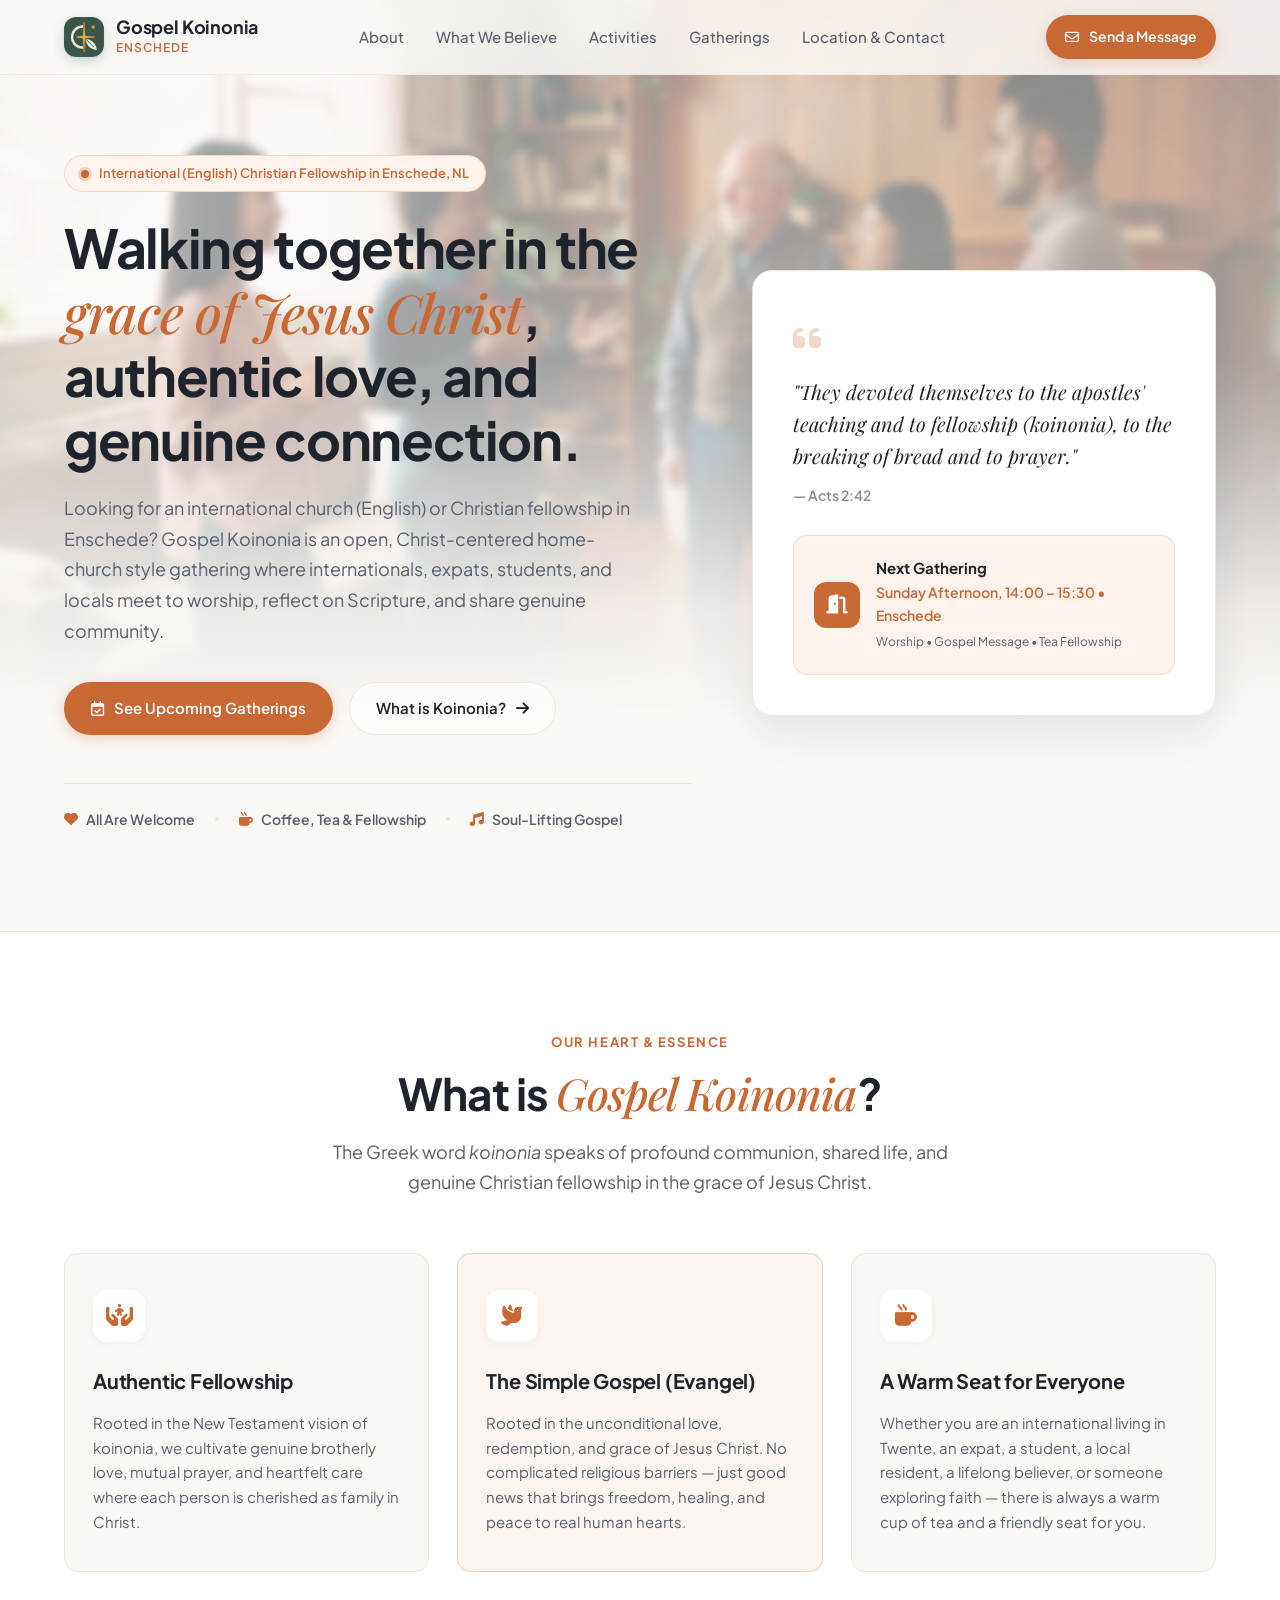
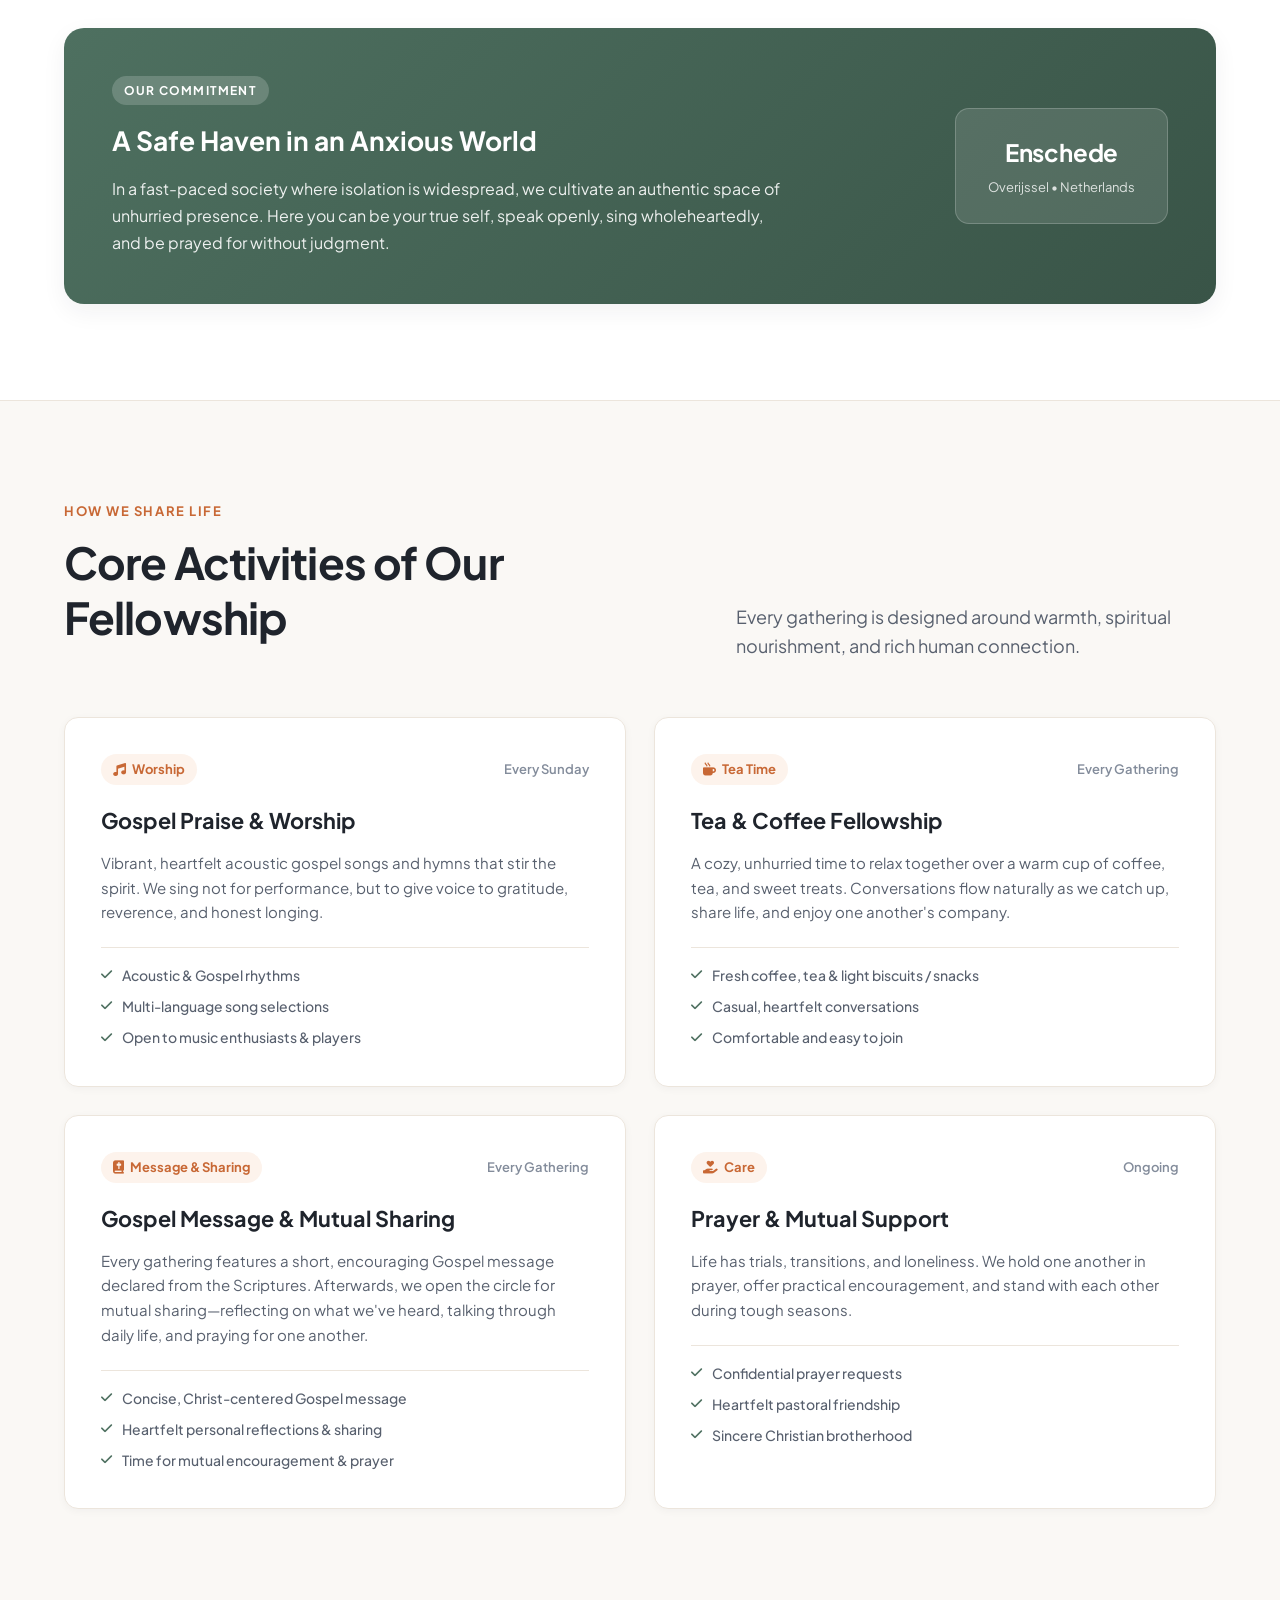
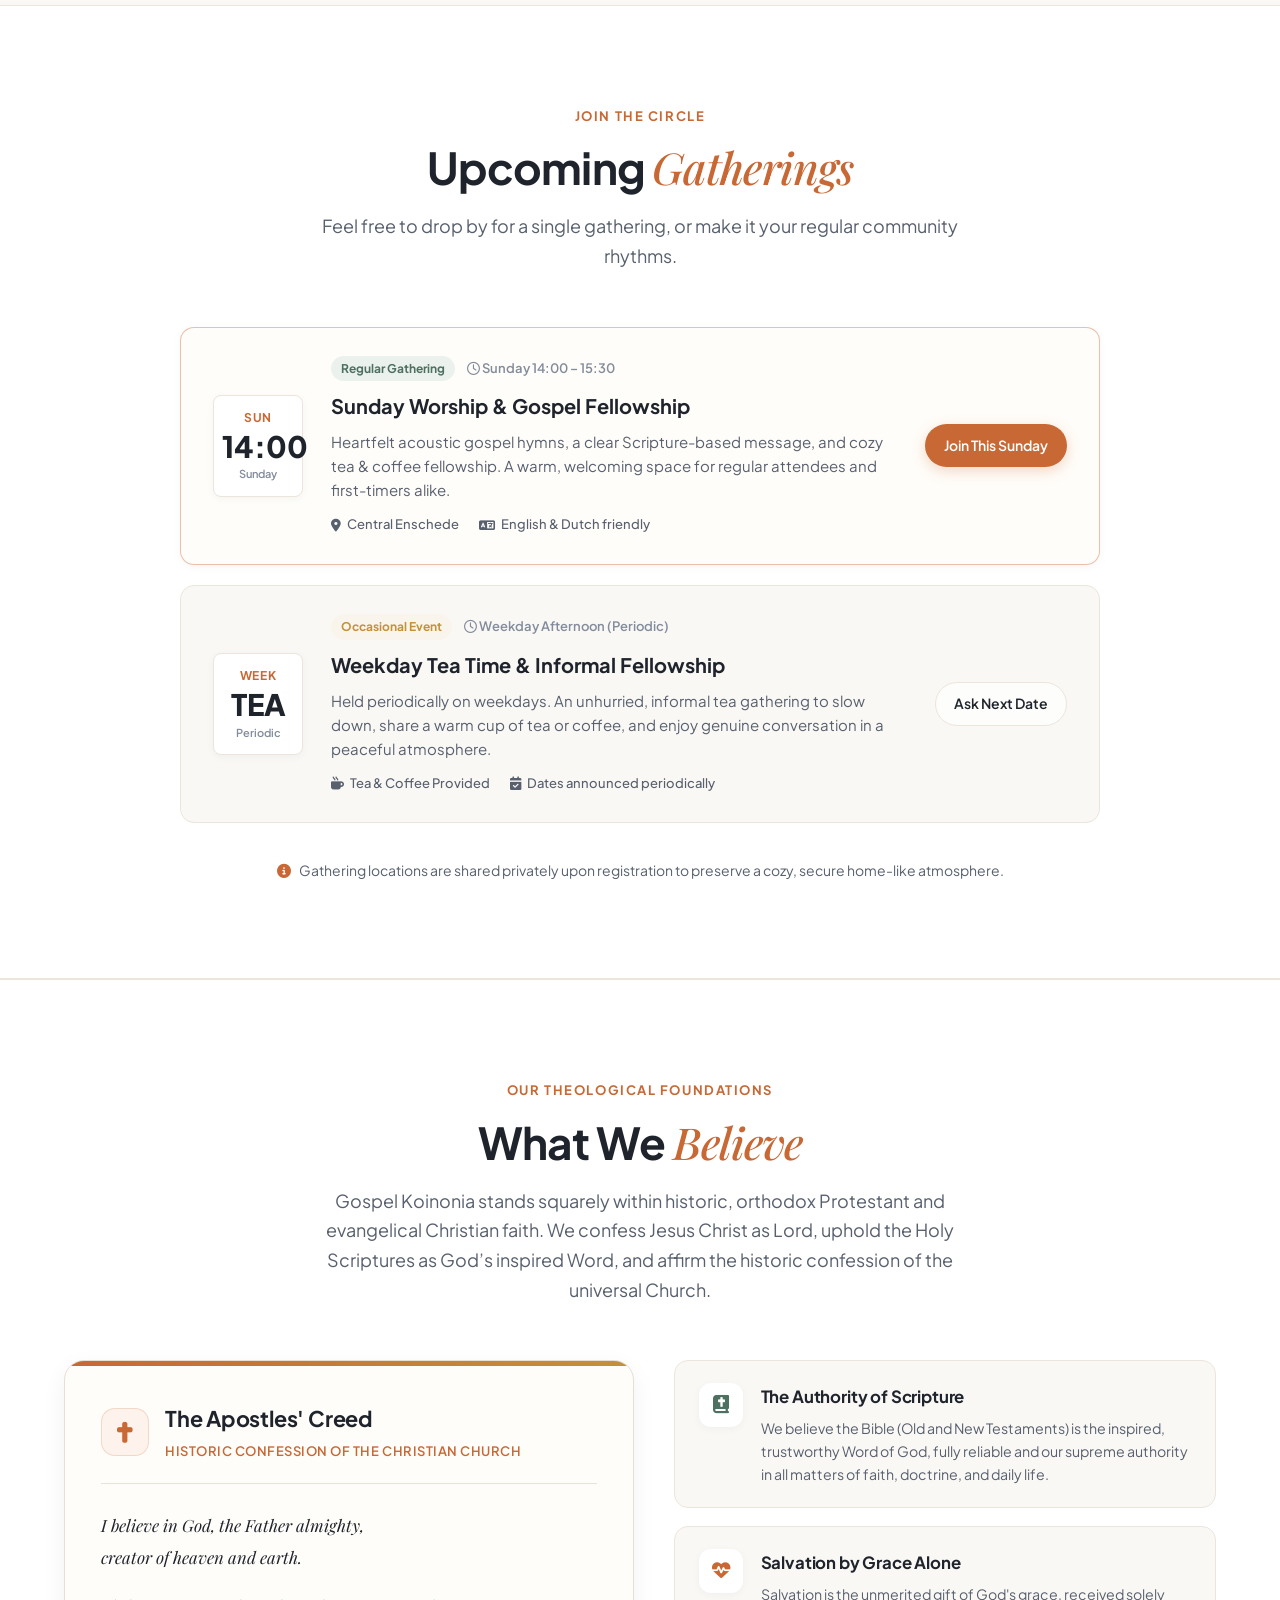
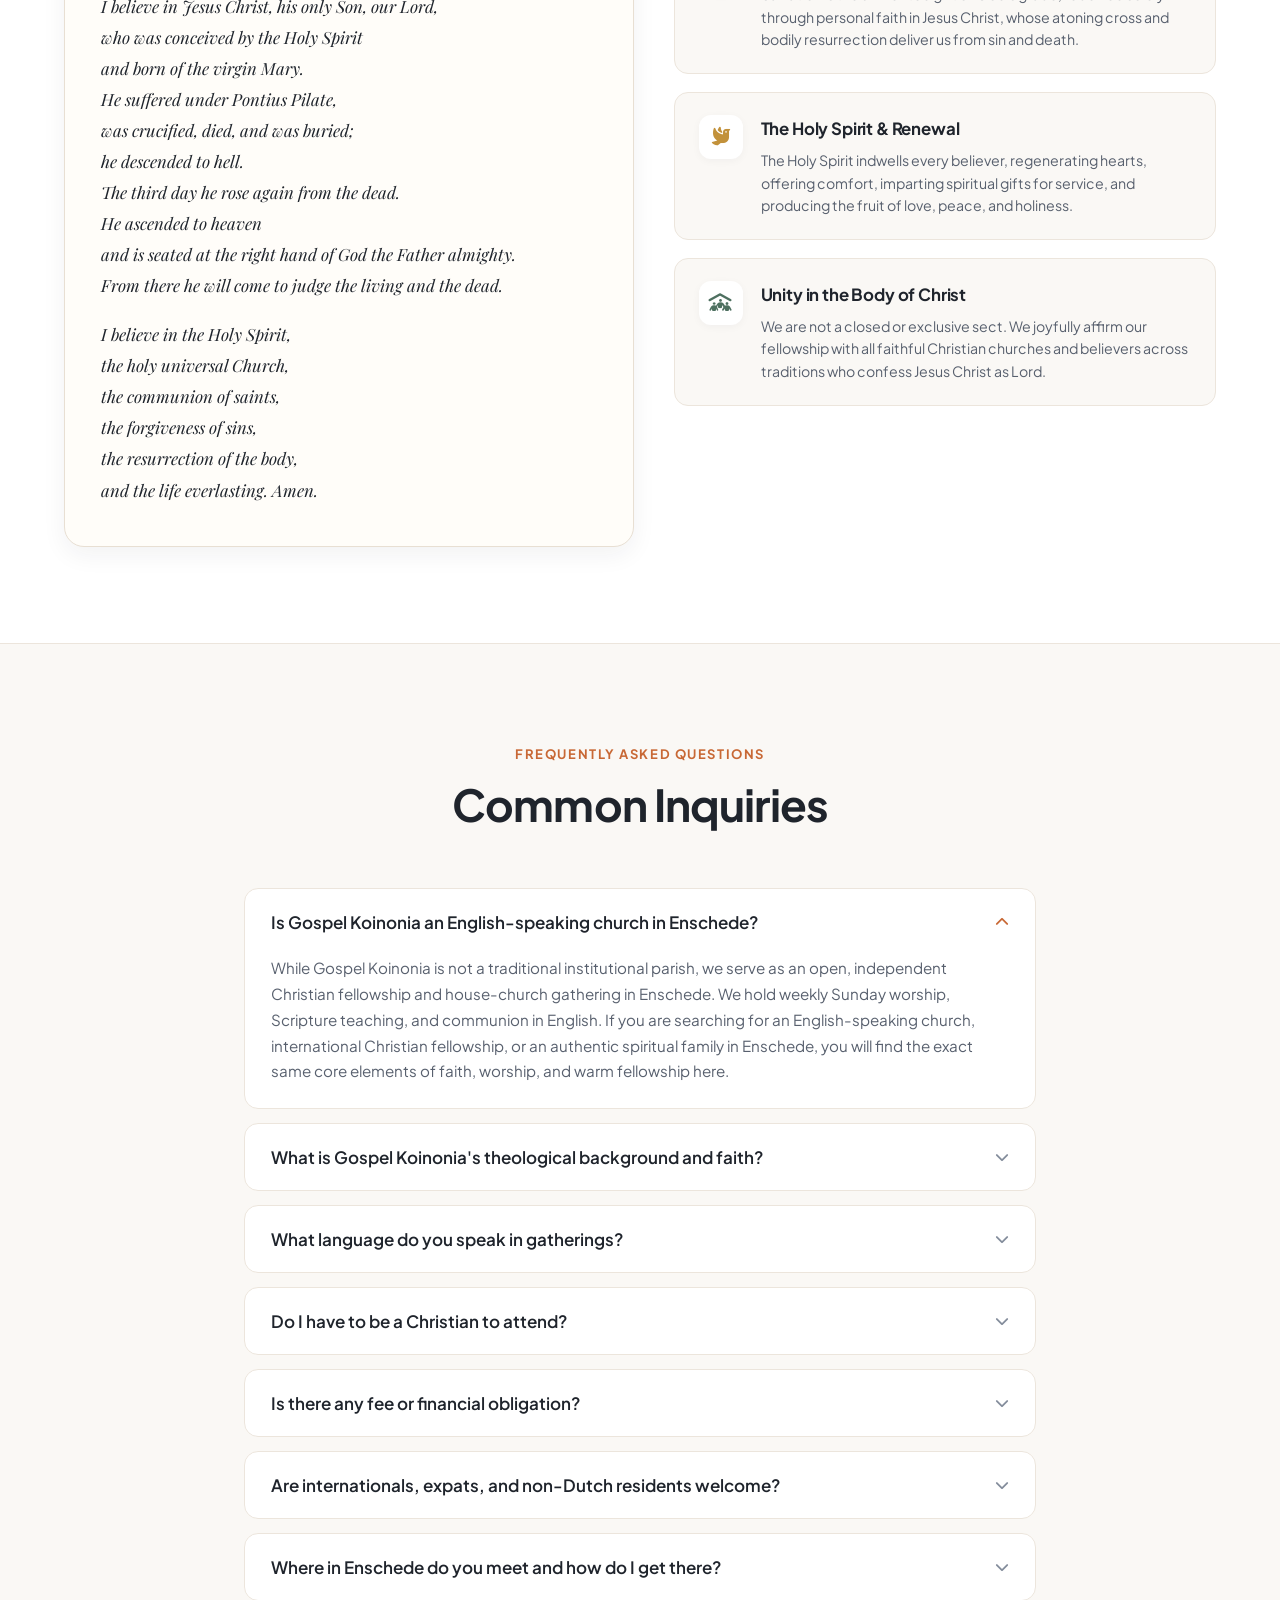
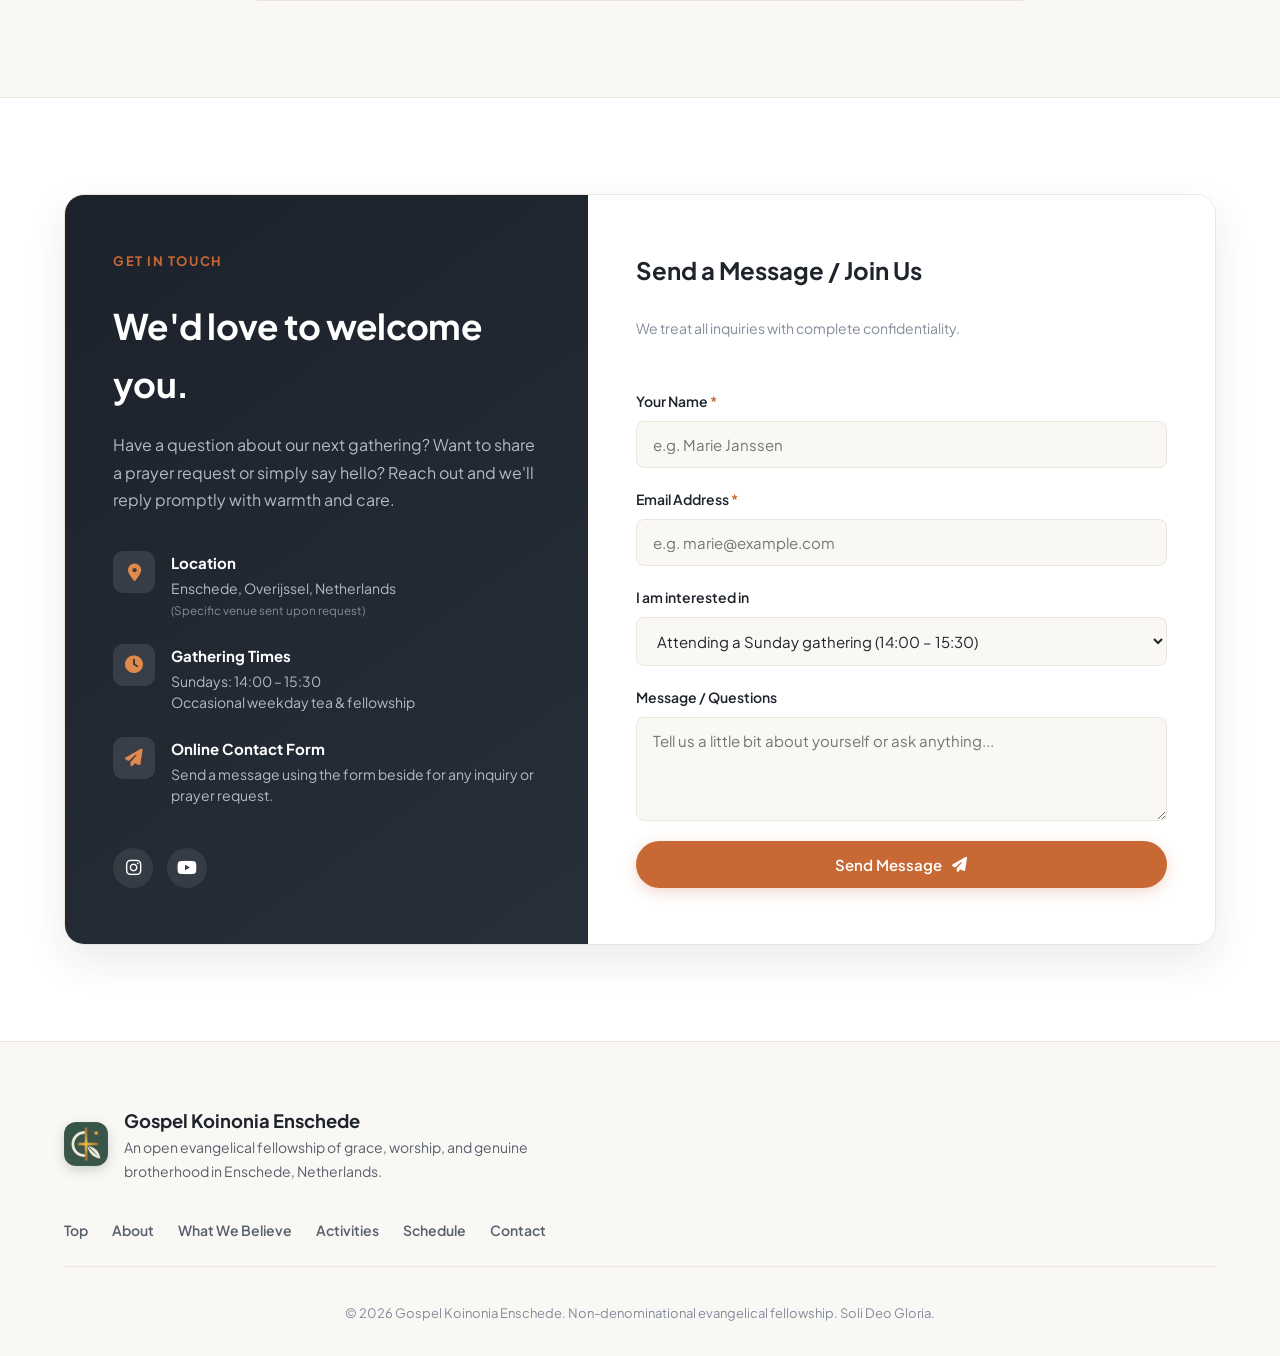
<file: index.html>
<!DOCTYPE html>
<html lang="en">
<head>
  <meta charset="UTF-8">
  <meta name="viewport" content="width=device-width, initial-scale=1.0">
  <title>Gospel Koinonia Enschede | International (English) Christian Fellowship & Home Church</title>
  <meta name="description" content="Looking for an international church (English) or Christian fellowship in Enschede? Gospel Koinonia is an open, Christ-centered home-church style gathering on Sundays (14:00–15:30). Internationals, expats, students, and locals welcome.">
  <meta name="keywords" content="international church Enschede, English church Enschede, Christian fellowship Enschede, home church Enschede, house church Enschede, University of Twente church, Bible study Enschede, Gospel Koinonia, Protestant fellowship Overijssel, Sunday gathering Enschede">
  <meta name="author" content="Gospel Koinonia Enschede">

  <!-- Local SEO & Geo Targeting -->
  <meta name="geo.region" content="NL-OV">
  <meta name="geo.placename" content="Enschede">
  <meta name="geo.position" content="52.2215;6.8937">
  <meta name="ICBM" content="52.2215, 6.8937">

  <link rel="canonical" href="https://gospelkoinonia.com/">

  <!-- Open Graph / Social Sharing -->
  <meta property="og:title" content="Gospel Koinonia Enschede | International (English) Christian Fellowship & Home Church">
  <meta property="og:description" content="Looking for an international church (English) or Christian fellowship in Enschede? Gospel Koinonia is an open, Christ-centered home-church style gathering on Sundays (14:00–15:30).">
  <meta property="og:type" content="website">
  <meta property="og:url" content="https://gospelkoinonia.com/">
  <meta property="og:image" content="https://gospelkoinonia.com/logo.png">
  <meta property="og:locale" content="en_US">
  <meta property="og:site_name" content="Gospel Koinonia Enschede">

  <!-- Google Fonts -->
  <link rel="preconnect" href="https://fonts.googleapis.com">
  <link rel="preconnect" href="https://fonts.gstatic.com" crossorigin>
  <link href="https://fonts.googleapis.com/css2?family=Plus+Jakarta+Sans:wght@300;400;500;600;700&family=Playfair+Display:ital,wght@0,500;0,600;0,700;1,400&display=swap" rel="stylesheet">

  <!-- Font Awesome Icons -->
  <link rel="stylesheet" href="https://cdnjs.cloudflare.com/ajax/libs/font-awesome/6.5.1/css/all.min.css">

  <!-- Favicon & App Icons -->
  <link rel="icon" href="favicon.ico" sizes="any">
  <link rel="icon" type="image/png" sizes="64x64" href="favicon.png">
  <link rel="icon" type="image/svg+xml" href="favicon.svg">
  <link rel="apple-touch-icon" sizes="180x180" href="apple-touch-icon.png">

  <link rel="stylesheet" href="style.css">

  <!-- Schema.org JSON-LD Structured Data for Local Search & Church/Fellowship Discovery -->
  <script type="application/ld+json">
  {
    "@context": "https://schema.org",
    "@graph": [
      {
        "@type": ["Church", "PlaceOfWorship", "CommunityOrganization"],
        "@id": "https://gospelkoinonia.com/#organization",
        "url": "https://gospelkoinonia.com/",
        "logo": "https://gospelkoinonia.com/logo.png",
        "name": "Gospel Koinonia Enschede",
        "alternateName": [
          "Gospel Koinonia",
          "International Church Enschede",
          "English Church Enschede",
          "International Church Gathering Enschede",
          "Enschede Christian Fellowship",
          "International Christian Fellowship Enschede",
          "Home Church Enschede",
          "House Church Enschede"
        ],
        "description": "Looking for an international church (English) or Christian fellowship in Enschede? Gospel Koinonia is an open, Christ-centered home-church style gathering where internationals, expats, students, and locals meet to worship, reflect on Scripture, and share genuine community.",
        "areaServed": {
          "@type": "City",
          "name": "Enschede",
          "sameAs": "https://en.wikipedia.org/wiki/Enschede"
        },
        "address": {
          "@type": "PostalAddress",
          "addressLocality": "Enschede",
          "addressRegion": "Overijssel",
          "addressCountry": "NL"
        },
        "contactPoint": {
          "@type": "ContactPoint",
          "url": "https://gospelkoinonia.com/#contact",
          "contactType": "General Inquiry & Fellowship",
          "availableLanguage": ["English", "Dutch", "Japanese"]
        }
      },
      {
        "@type": "Event",
        "@id": "https://gospelkoinonia.com/#sunday-gathering",
        "url": "https://gospelkoinonia.com/#schedule",
        "name": "Sunday Worship & Gospel Fellowship",
        "description": "Weekly English Christian gathering in Enschede with acoustic worship, a short Gospel message, and tea & coffee fellowship. A welcoming community for anyone looking for an English-speaking church or fellowship.",
        "eventStatus": "https://schema.org/EventScheduled",
        "eventAttendanceMode": "https://schema.org/OfflineEventAttendanceMode",
        "isAccessibleForFree": true,
        "inLanguage": "en",
        "organizer": {
          "@id": "https://gospelkoinonia.com/#organization"
        },
        "location": {
          "@type": ["Place", "Church"],
          "name": "Gospel Koinonia Fellowship Space",
          "address": {
            "@type": "PostalAddress",
            "addressLocality": "Enschede",
            "addressRegion": "Overijssel",
            "addressCountry": "NL"
          }
        },
        "eventSchedule": {
          "@type": "Schedule",
          "repeatFrequency": "P1W",
          "byDay": "https://schema.org/Sunday",
          "startTime": "14:00",
          "endTime": "15:30"
        }
      }
    ]
  }
  </script>
</head>
<body>

  <!-- Ambient Fixed Top Background Layer -->
  <div class="fixed-ambient-bg" aria-hidden="true">
    <div class="ambient-image-layer"></div>
    <div class="ambient-gradient-overlay"></div>
  </div>

  <!-- Navigation -->
  <header class="site-header" id="header">
    <div class="header-container">
      <a href="#hero" class="brand-logo">
        <img src="logo.png" class="logo-symbol-svg" width="40" height="40" alt="Gospel Koinonia Logo">
        <div class="logo-text">
          <span class="logo-title">Gospel Koinonia</span>
          <span class="logo-sub">Enschede</span>
        </div>
      </a>

      <!-- Desktop Nav -->
      <nav class="desktop-nav" aria-label="Main Navigation">
        <a href="#about" class="nav-link">About</a>
        <a href="#faith" class="nav-link">What We Believe</a>
        <a href="#activities" class="nav-link">Activities</a>
        <a href="#schedule" class="nav-link">Gatherings</a>
        <a href="#contact" class="nav-link">Location & Contact</a>
      </nav>

      <div class="header-actions">
        <a href="#contact" class="btn btn-primary btn-sm">
          <i class="fa-regular fa-envelope"></i> Send a Message
        </a>
        <button class="mobile-menu-btn" id="mobileMenuBtn" aria-label="Toggle Navigation Menu">
          <span class="hamburger-bar"></span>
          <span class="hamburger-bar"></span>
          <span class="hamburger-bar"></span>
        </button>
      </div>
    </div>

    <!-- Mobile Drawer Nav -->
    <div class="mobile-drawer" id="mobileDrawer">
      <div class="mobile-drawer-content">
        <a href="#about" class="mobile-link">About</a>
        <a href="#faith" class="mobile-link">What We Believe</a>
        <a href="#activities" class="mobile-link">Activities</a>
        <a href="#schedule" class="mobile-link">Gatherings</a>
        <a href="#contact" class="mobile-link">Location & Contact</a>
        <div class="mobile-drawer-footer">
          <a href="#contact" class="btn btn-primary btn-block">
            <i class="fa-regular fa-envelope"></i> Send a Message
          </a>
        </div>
      </div>
    </div>
  </header>

  <main>
    <!-- Hero Section -->
    <section class="hero-section" id="hero">
      <div class="hero-backdrop-glow"></div>
      <div class="container hero-container">
        <div class="hero-content">
          <div class="hero-badge">
            <span class="badge-dot"></span>
            <span>International (English) Christian Fellowship in Enschede, NL</span>
          </div>
          <h1 class="hero-title">
            Walking together in the <span class="serif-italic text-accent">grace of Jesus Christ</span>, authentic love, and genuine connection.
          </h1>
          <p class="hero-lead">
            Looking for an international church (English) or Christian fellowship in Enschede? Gospel Koinonia is an open, Christ-centered home-church style gathering where internationals, expats, students, and locals meet to worship, reflect on Scripture, and share genuine community.
          </p>

          <div class="hero-cta-group">
            <a href="#schedule" class="btn btn-primary">
              <i class="fa-regular fa-calendar-check"></i> See Upcoming Gatherings
            </a>
            <a href="#about" class="btn btn-outline">
              What is Koinonia? <i class="fa-solid fa-arrow-right"></i>
            </a>
          </div>

          <div class="hero-trust-bar">
            <div class="trust-item">
              <i class="fa-solid fa-heart"></i>
              <span>All Are Welcome</span>
            </div>
            <div class="trust-divider"></div>
            <div class="trust-item">
              <i class="fa-solid fa-mug-hot"></i>
              <span>Coffee, Tea & Fellowship</span>
            </div>
            <div class="trust-divider"></div>
            <div class="trust-item">
              <i class="fa-solid fa-music"></i>
              <span>Soul-Lifting Gospel</span>
            </div>
          </div>
        </div>

        <div class="hero-card-side">
          <div class="glass-feature-card">
            <div class="card-quote-icon"><i class="fa-solid fa-quote-left"></i></div>
            <p class="card-quote">
              "They devoted themselves to the apostles' teaching and to fellowship (koinonia), to the breaking of bread and to prayer."
            </p>
            <span class="card-source">— Acts 2:42</span>

            <div class="card-highlight-box">
              <div class="highlight-icon"><i class="fa-solid fa-door-open"></i></div>
              <div class="highlight-info">
                <h4>Next Gathering</h4>
                <p>Sunday Afternoon, 14:00 – 15:30 • Enschede</p>
                <small>Worship • Gospel Message • Tea Fellowship</small>
              </div>
            </div>
          </div>
        </div>
      </div>
    </section>

    <!-- About Section -->
    <section class="section about-section" id="about">
      <div class="container">
        <div class="section-header text-center">
          <span class="sub-heading">OUR HEART & ESSENCE</span>
          <h2 class="section-title">What is <span class="serif-italic text-accent">Gospel Koinonia</span>?</h2>
          <p class="section-desc">
            The Greek word <em>koinonia</em> speaks of profound communion, shared life, and genuine Christian fellowship in the grace of Jesus Christ.
          </p>
        </div>

        <div class="grid-3 about-grid">
          <div class="about-card">
            <div class="icon-circle">
              <i class="fa-solid fa-hands-holding-child"></i>
            </div>
            <h3>Authentic Fellowship</h3>
            <p>
              Rooted in the New Testament vision of koinonia, we cultivate genuine brotherly love, mutual prayer, and heartfelt care where each person is cherished as family in Christ.
            </p>
          </div>

          <div class="about-card highlighted-card">
            <div class="icon-circle">
              <i class="fa-solid fa-dove"></i>
            </div>
            <h3>The Simple Gospel (Evangel)</h3>
            <p>
              Rooted in the unconditional love, redemption, and grace of Jesus Christ. No complicated religious barriers — just good news that brings freedom, healing, and peace to real human hearts.
            </p>
          </div>

          <div class="about-card">
            <div class="icon-circle">
              <i class="fa-solid fa-mug-hot"></i>
            </div>
            <h3>A Warm Seat for Everyone</h3>
            <p>
              Whether you are an international living in Twente, an expat, a student, a local resident, a lifelong believer, or someone exploring faith — there is always a warm cup of tea and a friendly seat for you.
            </p>
          </div>
        </div>

        <!-- Vision Banner -->
        <div class="vision-banner">
          <div class="vision-content">
            <span class="pill-label">Our Commitment</span>
            <h3>A Safe Haven in an Anxious World</h3>
            <p>
              In a fast-paced society where isolation is widespread, we cultivate an authentic space of unhurried presence. Here you can be your true self, speak openly, sing wholeheartedly, and be prayed for without judgment.
            </p>
          </div>
          <div class="vision-badge-box">
            <span class="vision-city">Enschede</span>
            <span class="vision-sub">Overijssel • Netherlands</span>
          </div>
        </div>
      </div>
    </section>

    <!-- Activities Section -->
    <section class="section activities-section" id="activities">
      <div class="container">
        <div class="section-header">
          <div class="header-split">
            <div>
              <span class="sub-heading">HOW WE SHARE LIFE</span>
              <h2 class="section-title">Core Activities of Our Fellowship</h2>
            </div>
            <p class="section-lead-inline">
              Every gathering is designed around warmth, spiritual nourishment, and rich human connection.
            </p>
          </div>
        </div>

        <div class="activities-grid">
          <!-- Activity 1 -->
          <article class="activity-card">
            <div class="activity-header">
              <span class="activity-badge"><i class="fa-solid fa-music"></i> Worship</span>
              <span class="activity-cadence">Every Sunday</span>
            </div>
            <h3 class="activity-title">Gospel Praise & Worship</h3>
            <p class="activity-body">
              Vibrant, heartfelt acoustic gospel songs and hymns that stir the spirit. We sing not for performance, but to give voice to gratitude, reverence, and honest longing.
            </p>
            <ul class="activity-points">
              <li><i class="fa-solid fa-check"></i> Acoustic & Gospel rhythms</li>
              <li><i class="fa-solid fa-check"></i> Multi-language song selections</li>
              <li><i class="fa-solid fa-check"></i> Open to music enthusiasts & players</li>
            </ul>
          </article>

          <!-- Activity 2 -->
          <article class="activity-card">
            <div class="activity-header">
              <span class="activity-badge"><i class="fa-solid fa-mug-hot"></i> Tea Time</span>
              <span class="activity-cadence">Every Gathering</span>
            </div>
            <h3 class="activity-title">Tea & Coffee Fellowship</h3>
            <p class="activity-body">
              A cozy, unhurried time to relax together over a warm cup of coffee, tea, and sweet treats. Conversations flow naturally as we catch up, share life, and enjoy one another's company.
            </p>
            <ul class="activity-points">
              <li><i class="fa-solid fa-check"></i> Fresh coffee, tea & light biscuits / snacks</li>
              <li><i class="fa-solid fa-check"></i> Casual, heartfelt conversations</li>
              <li><i class="fa-solid fa-check"></i> Comfortable and easy to join</li>
            </ul>
          </article>

          <!-- Activity 3 -->
          <article class="activity-card">
            <div class="activity-header">
              <span class="activity-badge"><i class="fa-solid fa-book-bible"></i> Message & Sharing</span>
              <span class="activity-cadence">Every Gathering</span>
            </div>
            <h3 class="activity-title">Gospel Message & Mutual Sharing</h3>
            <p class="activity-body">
              Every gathering features a short, encouraging Gospel message declared from the Scriptures. Afterwards, we open the circle for mutual sharing—reflecting on what we've heard, talking through daily life, and praying for one another.
            </p>
            <ul class="activity-points">
              <li><i class="fa-solid fa-check"></i> Concise, Christ-centered Gospel message</li>
              <li><i class="fa-solid fa-check"></i> Heartfelt personal reflections & sharing</li>
              <li><i class="fa-solid fa-check"></i> Time for mutual encouragement & prayer</li>
            </ul>
          </article>

          <!-- Activity 4 -->
          <article class="activity-card">
            <div class="activity-header">
              <span class="activity-badge"><i class="fa-solid fa-hand-holding-heart"></i> Care</span>
              <span class="activity-cadence">Ongoing</span>
            </div>
            <h3 class="activity-title">Prayer & Mutual Support</h3>
            <p class="activity-body">
              Life has trials, transitions, and loneliness. We hold one another in prayer, offer practical encouragement, and stand with each other during tough seasons.
            </p>
            <ul class="activity-points">
              <li><i class="fa-solid fa-check"></i> Confidential prayer requests</li>
              <li><i class="fa-solid fa-check"></i> Heartfelt pastoral friendship</li>
              <li><i class="fa-solid fa-check"></i> Sincere Christian brotherhood</li>
            </ul>
          </article>
        </div>
      </div>
    </section>

    <!-- Schedule Section -->
    <section class="section schedule-section" id="schedule">
      <div class="container">
        <div class="section-header text-center">
          <span class="sub-heading">JOIN THE CIRCLE</span>
          <h2 class="section-title">Upcoming <span class="serif-italic text-accent">Gatherings</span></h2>
          <p class="section-desc">
            Feel free to drop by for a single gathering, or make it your regular community rhythms.
          </p>
        </div>

        <div class="schedule-timeline">
          <!-- Item 1 -->
          <div class="timeline-card current-event">
            <div class="timeline-date-box">
              <span class="date-month">SUN</span>
              <span class="date-day">14:00</span>
              <span class="date-tag">Sunday</span>
            </div>
            <div class="timeline-details">
              <div class="timeline-badge-row">
                <span class="badge-status open">Regular Gathering</span>
                <span class="badge-time"><i class="fa-regular fa-clock"></i> Sunday 14:00 – 15:30</span>
              </div>
              <h3 class="timeline-title">Sunday Worship & Gospel Fellowship</h3>
              <p class="timeline-desc">
                Heartfelt acoustic gospel hymns, a clear Scripture-based message, and cozy tea & coffee fellowship. A warm, welcoming space for regular attendees and first-timers alike.
              </p>
              <div class="timeline-meta">
                <span><i class="fa-solid fa-location-dot"></i> Central Enschede</span>
                <span><i class="fa-solid fa-language"></i> English & Dutch friendly</span>
              </div>
            </div>
            <div class="timeline-action">
              <a href="#contact" class="btn btn-sm btn-primary">Join This Sunday</a>
            </div>
          </div>

          <!-- Item 2: Occasional Weekday Tea -->
          <div class="timeline-card">
            <div class="timeline-date-box">
              <span class="date-month">WEEK</span>
              <span class="date-day">TEA</span>
              <span class="date-tag">Periodic</span>
            </div>
            <div class="timeline-details">
              <div class="timeline-badge-row">
                <span class="badge-status special">Occasional Event</span>
                <span class="badge-time"><i class="fa-regular fa-clock"></i> Weekday Afternoon (Periodic)</span>
              </div>
              <h3 class="timeline-title">Weekday Tea Time & Informal Fellowship</h3>
              <p class="timeline-desc">
                Held periodically on weekdays. An unhurried, informal tea gathering to slow down, share a warm cup of tea or coffee, and enjoy genuine conversation in a peaceful atmosphere.
              </p>
              <div class="timeline-meta">
                <span><i class="fa-solid fa-mug-hot"></i> Tea & Coffee Provided</span>
                <span><i class="fa-solid fa-calendar-check"></i> Dates announced periodically</span>
              </div>
            </div>
            <div class="timeline-action">
              <a href="#contact" class="btn btn-sm btn-outline">Ask Next Date</a>
            </div>
          </div>
        </div>

        <div class="schedule-note">
          <i class="fa-solid fa-circle-info"></i>
          <span>Gathering locations are shared privately upon registration to preserve a cozy, secure home-like atmosphere.</span>
        </div>
      </div>
    </section>

    <!-- Statement of Faith / What We Believe Section -->
    <section class="section faith-section" id="faith">
      <div class="container">
        <div class="section-header text-center">
          <span class="sub-heading">OUR THEOLOGICAL FOUNDATIONS</span>
          <h2 class="section-title">What We <span class="serif-italic text-accent">Believe</span></h2>
          <p class="section-desc">
            Gospel Koinonia stands squarely within historic, orthodox Protestant and evangelical Christian faith. We confess Jesus Christ as Lord, uphold the Holy Scriptures as God’s inspired Word, and affirm the historic confession of the universal Church.
          </p>
        </div>

        <div class="faith-layout">
          <!-- The Apostles' Creed Column -->
          <div class="creed-card">
            <div class="creed-header">
              <div class="creed-icon-wrap">
                <i class="fa-solid fa-cross"></i>
              </div>
              <div>
                <h3 class="creed-title">The Apostles' Creed</h3>
                <span class="creed-subtitle">Historic Confession of the Christian Church</span>
              </div>
            </div>

            <div class="creed-content">
              <p>I believe in God, the Father almighty,<br>creator of heaven and earth.</p>
              <p>I believe in Jesus Christ, his only Son, our Lord,<br>who was conceived by the Holy Spirit<br>and born of the virgin Mary.<br>He suffered under Pontius Pilate,<br>was crucified, died, and was buried;<br>he descended to hell.<br>The third day he rose again from the dead.<br>He ascended to heaven<br>and is seated at the right hand of God the Father almighty.<br>From there he will come to judge the living and the dead.</p>
              <p>I believe in the Holy Spirit,<br>the holy universal Church,<br>the communion of saints,<br>the forgiveness of sins,<br>the resurrection of the body,<br>and the life everlasting. Amen.</p>
            </div>
          </div>

          <!-- Core Evangelical Convictions Column -->
          <div class="faith-pillars">
            <div class="pillar-item">
              <div class="pillar-icon">
                <i class="fa-solid fa-book-bible"></i>
              </div>
              <div class="pillar-text">
                <h4>The Authority of Scripture</h4>
                <p>We believe the Bible (Old and New Testaments) is the inspired, trustworthy Word of God, fully reliable and our supreme authority in all matters of faith, doctrine, and daily life.</p>
              </div>
            </div>

            <div class="pillar-item">
              <div class="pillar-icon">
                <i class="fa-solid fa-heart-pulse"></i>
              </div>
              <div class="pillar-text">
                <h4>Salvation by Grace Alone</h4>
                <p>Salvation is the unmerited gift of God's grace, received solely through personal faith in Jesus Christ, whose atoning cross and bodily resurrection deliver us from sin and death.</p>
              </div>
            </div>

            <div class="pillar-item">
              <div class="pillar-icon">
                <i class="fa-solid fa-dove"></i>
              </div>
              <div class="pillar-text">
                <h4>The Holy Spirit & Renewal</h4>
                <p>The Holy Spirit indwells every believer, regenerating hearts, offering comfort, imparting spiritual gifts for service, and producing the fruit of love, peace, and holiness.</p>
              </div>
            </div>

            <div class="pillar-item">
              <div class="pillar-icon">
                <i class="fa-solid fa-people-roof"></i>
              </div>
              <div class="pillar-text">
                <h4>Unity in the Body of Christ</h4>
                <p>We are not a closed or exclusive sect. We joyfully affirm our fellowship with all faithful Christian churches and believers across traditions who confess Jesus Christ as Lord.</p>
              </div>
            </div>
          </div>
        </div>
      </div>
    </section>

    <!-- FAQ Accordion -->
    <section class="section faq-section">
      <div class="container max-w-narrow">
        <div class="section-header text-center">
          <span class="sub-heading">FREQUENTLY ASKED QUESTIONS</span>
          <h2 class="section-title">Common Inquiries</h2>
        </div>

        <div class="faq-accordion" id="faqAccordion">
          <div class="faq-item">
            <button class="faq-question">
              <span>Is Gospel Koinonia an English-speaking church in Enschede?</span>
              <i class="fa-solid fa-chevron-down"></i>
            </button>
            <div class="faq-answer">
              <p>While Gospel Koinonia is not a traditional institutional parish, we serve as an open, independent Christian fellowship and house-church gathering in Enschede. We hold weekly Sunday worship, Scripture teaching, and communion in English. If you are searching for an English-speaking church, international Christian fellowship, or an authentic spiritual family in Enschede, you will find the exact same core elements of faith, worship, and warm fellowship here.</p>
            </div>
          </div>

          <div class="faq-item">
            <button class="faq-question">
              <span>What is Gospel Koinonia's theological background and faith?</span>
              <i class="fa-solid fa-chevron-down"></i>
            </button>
            <div class="faq-answer">
              <p>We hold to orthodox, historic Protestant Christian faith, centered on the Gospel of Jesus Christ and summarized in the Apostles' Creed. We affirm the inspiration and authority of the Holy Scriptures, salvation by grace through faith in Christ alone, and walk in warm fellowship with all faithful churches across denominations.</p>
            </div>
          </div>

          <div class="faq-item">
            <button class="faq-question">
              <span>What language do you speak in gatherings?</span>
              <i class="fa-solid fa-chevron-down"></i>
            </button>
            <div class="faq-answer">
              <p>Our gatherings are conducted predominantly in English to welcome people from diverse international and local backgrounds. Many of us also speak Dutch, Japanese, and other languages, so translations and informal help are always available.</p>
            </div>
          </div>

          <div class="faq-item">
            <button class="faq-question">
              <span>Do I have to be a Christian to attend?</span>
              <i class="fa-solid fa-chevron-down"></i>
            </button>
            <div class="faq-answer">
              <p>Absolutely not. If you are curious about faith, seeking sincere friendships, enjoy music and good food, or simply looking for a quiet, warm community in Enschede, you are wholeheartedly welcome.</p>
            </div>
          </div>

          <div class="faq-item">
            <button class="faq-question">
              <span>Is there any fee or financial obligation?</span>
              <i class="fa-solid fa-chevron-down"></i>
            </button>
            <div class="faq-answer">
              <p>No fee at all. Everything is freely offered in the spirit of grace. Coffee, tea, and light refreshments are gladly provided for everyone to enjoy.</p>
            </div>
          </div>

          <div class="faq-item">
            <button class="faq-question">
              <span>Are internationals, expats, and non-Dutch residents welcome?</span>
              <i class="fa-solid fa-chevron-down"></i>
            </button>
            <div class="faq-answer">
              <p>Yes, absolutely. Our gatherings are conducted in English specifically to welcome internationals from all backgrounds — including expats, knowledge migrants, researchers, students, and local Dutch residents across Enschede and the Twente region. Whether you are living here long-term, newly arrived, or staying for a shorter season, you are warmly embraced.</p>
            </div>
          </div>

          <div class="faq-item">
            <button class="faq-question">
              <span>Where in Enschede do you meet and how do I get there?</span>
              <i class="fa-solid fa-chevron-down"></i>
            </button>
            <div class="faq-answer">
              <p>Our Sunday gatherings (14:00 – 15:30) take place in central Enschede, conveniently accessible by bike or public transit from Enschede Central Station and the University of Twente campus. To preserve a peaceful, secure home-like setting, the exact street address is provided privately upon RSVP or message.</p>
            </div>
          </div>
        </div>
      </div>
    </section>

    <!-- Contact & Join Us Section -->
    <section class="section contact-section" id="contact">
      <div class="container">
        <div class="contact-wrapper">
          <div class="contact-info-panel">
            <span class="sub-heading text-light">GET IN TOUCH</span>
            <h2 class="contact-title">We'd love to welcome you.</h2>
            <p class="contact-lead">
              Have a question about our next gathering? Want to share a prayer request or simply say hello? Reach out and we'll reply promptly with warmth and care.
            </p>

            <div class="info-list">
              <div class="info-item">
                <div class="info-icon"><i class="fa-solid fa-location-dot"></i></div>
                <div>
                  <strong>Location</strong>
                  <p>Enschede, Overijssel, Netherlands<br><small class="text-muted">(Specific venue sent upon request)</small></p>
                </div>
              </div>

              <div class="info-item">
                <div class="info-icon"><i class="fa-solid fa-clock"></i></div>
                <div>
                  <strong>Gathering Times</strong>
                  <p>Sundays: 14:00 – 15:30<br>Occasional weekday tea & fellowship</p>
                </div>
              </div>

              <div class="info-item">
                <div class="info-icon"><i class="fa-solid fa-paper-plane"></i></div>
                <div>
                  <strong>Online Contact Form</strong>
                  <p>Send a message using the form beside for any inquiry or prayer request.</p>
                </div>
              </div>
            </div>

            <div class="social-links-row">
              <a href="#" class="social-circle" aria-label="Instagram"><i class="fa-brands fa-instagram"></i></a>
              <a href="#" class="social-circle" aria-label="YouTube"><i class="fa-brands fa-youtube"></i></a>
            </div>
          </div>

          <div class="contact-form-panel">
            <form id="contactForm" class="contact-form" action="https://formsubmit.co/yamasaki_jun@hotmail.com" method="POST">
              <!-- FormSubmit Configuration -->
              <input type="hidden" name="_subject" value="Gospel Koinonia Enschede: New Message / Inquiry">
              <input type="hidden" name="_template" value="table">
              <input type="hidden" name="_captcha" value="false">
              <input type="text" name="_honey" style="display:none">

              <h3 class="form-heading">Send a Message / Join Us</h3>
              <p class="form-sub">We treat all inquiries with complete confidentiality.</p>

              <div class="form-group">
                <label for="name">Your Name <span class="required">*</span></label>
                <input type="text" id="name" name="name" placeholder="e.g. Marie Janssen" required>
              </div>

              <div class="form-group">
                <label for="email">Email Address <span class="required">*</span></label>
                <input type="email" id="email" name="email" placeholder="e.g. marie@example.com" required>
              </div>

              <div class="form-group">
                <label for="interest">I am interested in</label>
                <select id="interest" name="interest">
                  <option value="sunday_gathering">Attending a Sunday gathering (14:00 – 15:30)</option>
                  <option value="weekday_tea">Joining an occasional weekday tea gathering</option>
                  <option value="music">Gospel praise & worship</option>
                  <option value="dialogue">Bible & life reflection</option>
                  <option value="question">General inquiry / Just saying hi</option>
                  <option value="prayer">Requesting confidential prayer</option>
                </select>
              </div>

              <div class="form-group">
                <label for="message">Message / Questions</label>
                <textarea id="message" name="message" rows="4" placeholder="Tell us a little bit about yourself or ask anything..."></textarea>
              </div>

              <button type="submit" class="btn btn-primary btn-block">
                <span>Send Message</span>
                <i class="fa-solid fa-paper-plane"></i>
              </button>

              <div class="form-status" id="formStatus"></div>
            </form>
          </div>
        </div>
      </div>
    </section>
  </main>

  <!-- Site Footer -->
  <footer class="site-footer">
    <div class="container footer-container">
      <div class="footer-brand">
        <img src="logo.png" class="logo-symbol-svg" width="44" height="44" style="width: 44px; height: 44px;" alt="Gospel Koinonia Logo">
        <div>
          <h4>Gospel Koinonia Enschede</h4>
          <p>An open evangelical fellowship of grace, worship, and genuine brotherhood in Enschede, Netherlands.</p>
        </div>
      </div>

      <div class="footer-links">
        <a href="#hero">Top</a>
        <a href="#about">About</a>
        <a href="#faith">What We Believe</a>
        <a href="#activities">Activities</a>
        <a href="#schedule">Schedule</a>
        <a href="#contact">Contact</a>
      </div>

      <div class="footer-bottom">
        <p>&copy; <span id="copyrightYear">2026</span> Gospel Koinonia Enschede. Non-denominational evangelical fellowship. Soli Deo Gloria.</p>
      </div>
    </div>
  </footer>

  <script src="main.js"></script>
</body>
</html>
</file>
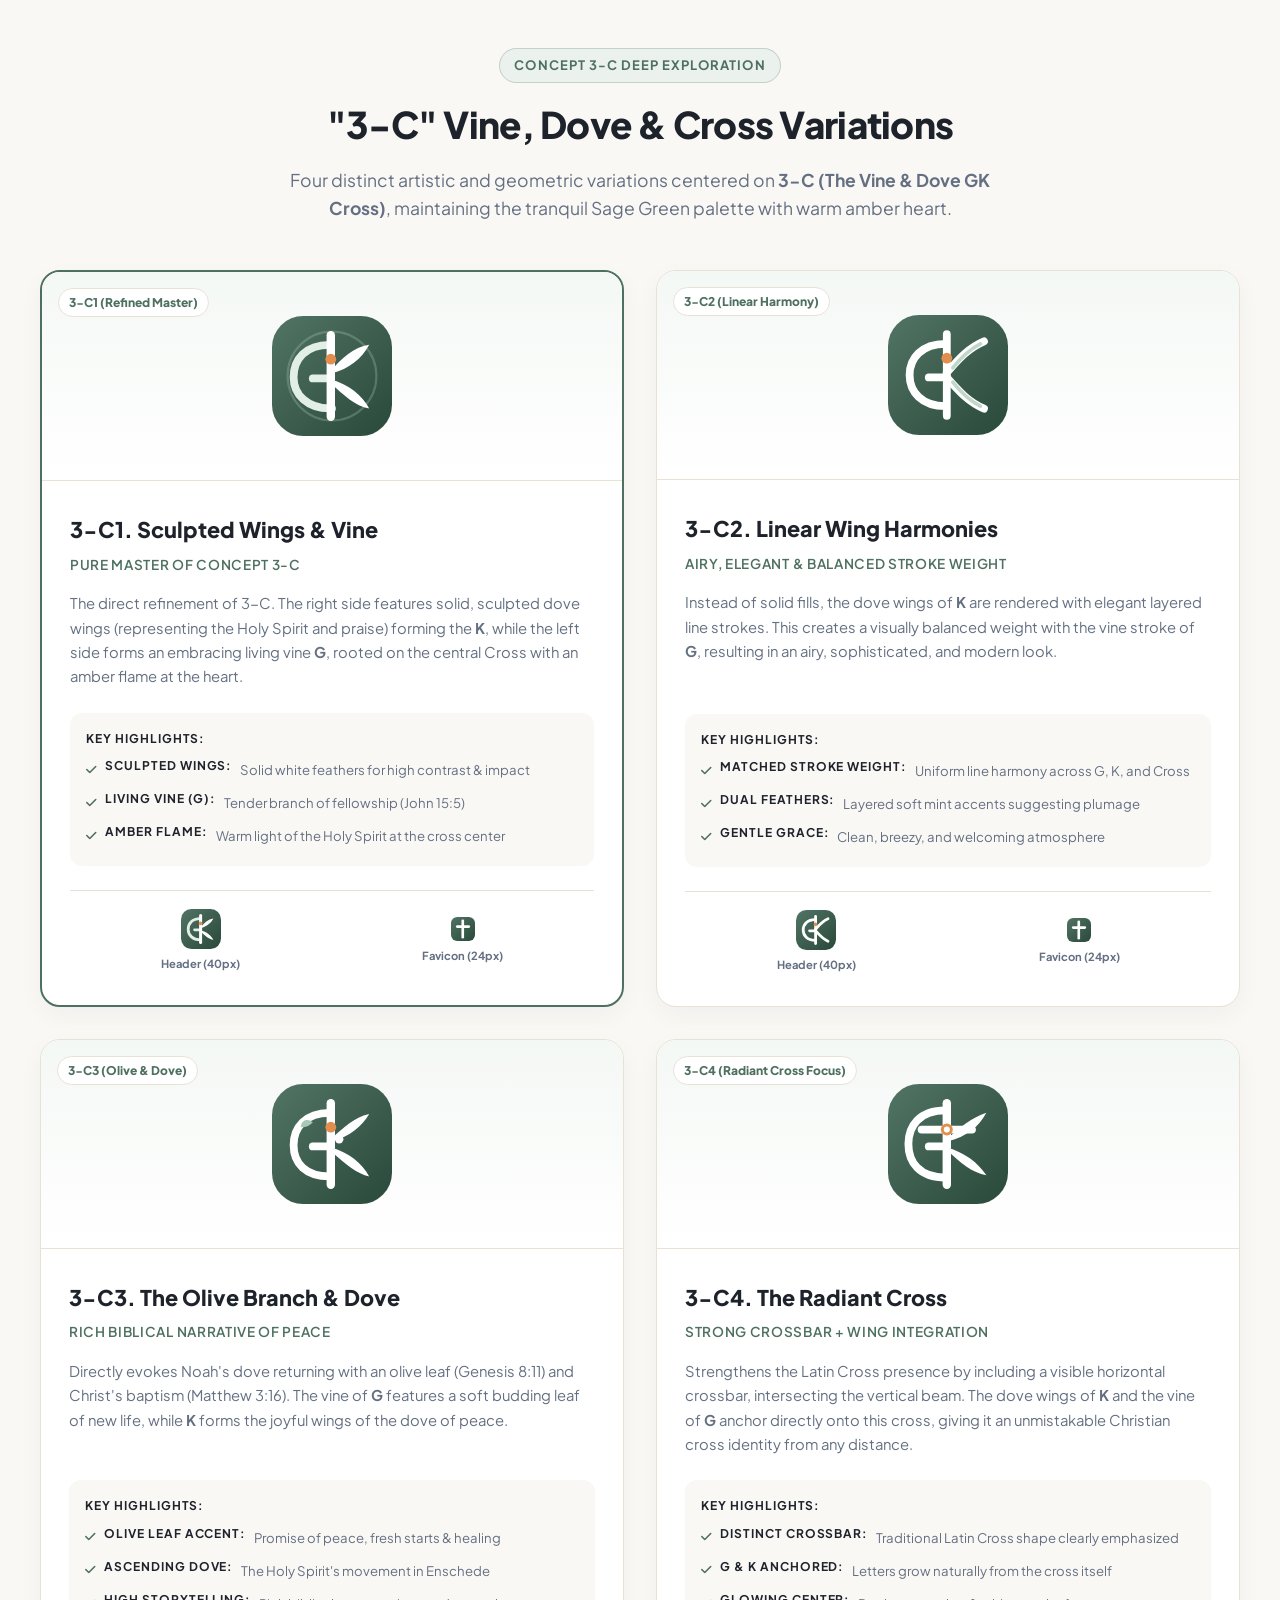
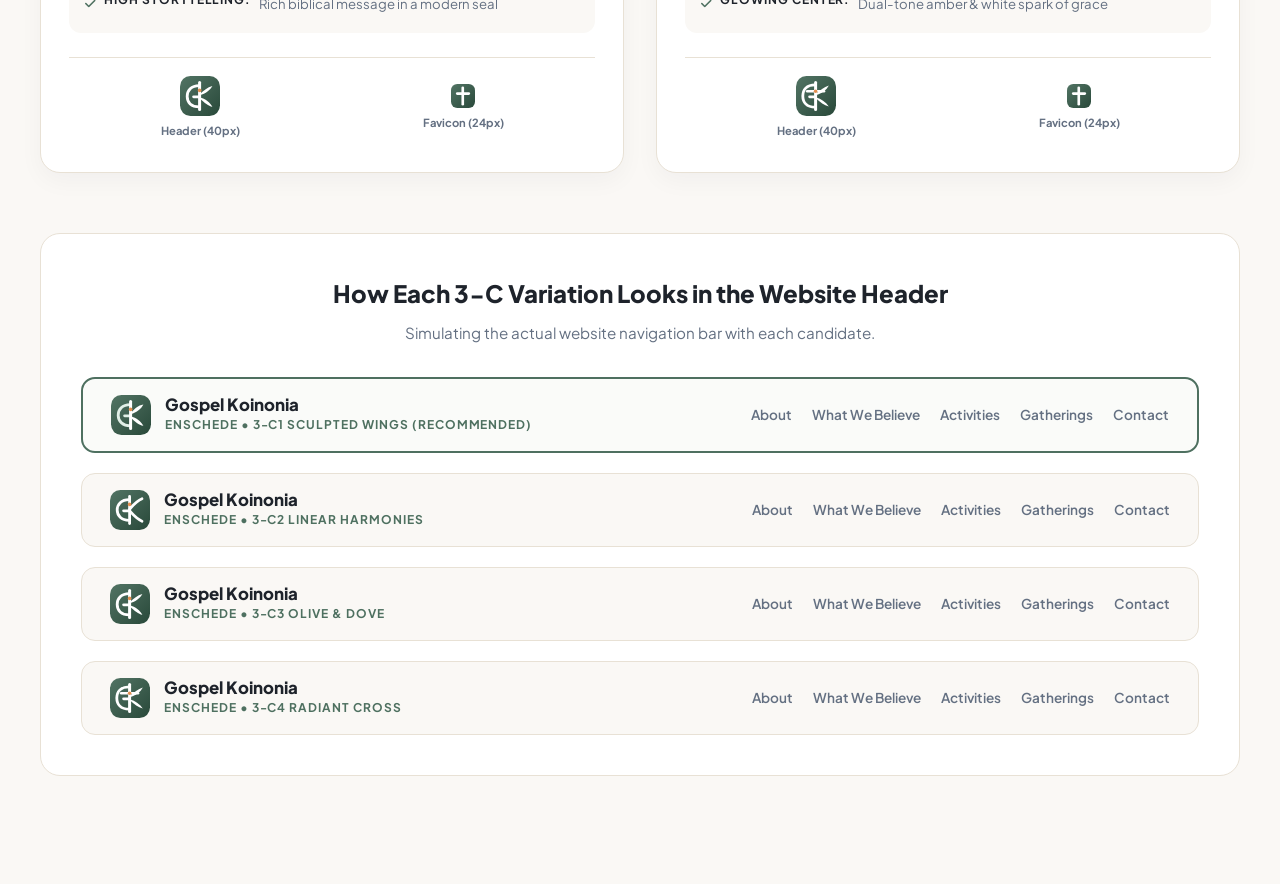
<file: logo-proposals.html>
<!DOCTYPE html>
<html lang="en">
<head>
  <meta charset="UTF-8">
  <meta name="viewport" content="width=device-width, initial-scale=1.0">
  <title>3-C Variations (Vine, Dove & Cross) | Gospel Koinonia Enschede</title>
  <link rel="preconnect" href="https://fonts.googleapis.com">
  <link rel="preconnect" href="https://fonts.gstatic.com" crossorigin>
  <link href="https://fonts.googleapis.com/css2?family=Plus+Jakarta+Sans:wght@400;600;700;800&family=Playfair+Display:ital,wght@0,600;1,400&display=swap" rel="stylesheet">
  <link rel="stylesheet" href="https://cdnjs.cloudflare.com/ajax/libs/font-awesome/6.5.1/css/all.min.css">
  <style>
    :root {
      --bg: #FAF8F5;
      --card-bg: #FFFFFF;
      --text-main: #1E232B;
      --text-muted: #647082;
      --accent: #C86835;
      --accent-gold: #C2913A;
      --sage: #4E7060;
      --sage-dark: #2D4D3E;
      --border: #E8E1D5;
      --font-sans: 'Plus Jakarta Sans', sans-serif;
      --font-serif: 'Playfair Display', serif;
    }

    * { box-sizing: border-box; margin: 0; padding: 0; }
    body {
      font-family: var(--font-sans);
      background-color: var(--bg);
      color: var(--text-main);
      line-height: 1.6;
      padding: 48px 24px;
    }

    .container {
      max-width: 1200px;
      margin: 0 auto;
    }

    header {
      text-align: center;
      margin-bottom: 48px;
    }

    .badge {
      display: inline-block;
      padding: 6px 14px;
      background: #EBF2EE;
      color: var(--sage);
      border-radius: 999px;
      font-size: 0.8125rem;
      font-weight: 700;
      letter-spacing: 0.08em;
      text-transform: uppercase;
      margin-bottom: 12px;
      border: 1px solid rgba(78, 112, 96, 0.25);
    }

    h1 {
      font-size: 2.3rem;
      font-weight: 800;
      letter-spacing: -0.02em;
      margin-bottom: 12px;
    }

    p.lead {
      color: var(--text-muted);
      font-size: 1.1rem;
      max-width: 760px;
      margin: 0 auto;
    }

    .proposals-grid {
      display: grid;
      grid-template-columns: repeat(2, 1fr);
      gap: 32px;
      margin-bottom: 60px;
    }

    @media (max-width: 860px) {
      .proposals-grid {
        grid-template-columns: 1fr;
      }
    }

    .proposal-card {
      background: var(--card-bg);
      border: 1.5px solid var(--border);
      border-radius: 20px;
      overflow: hidden;
      display: flex;
      flex-direction: column;
      box-shadow: 0 8px 24px rgba(30, 35, 43, 0.04);
      transition: all 0.25s ease;
    }

    .proposal-card:hover {
      transform: translateY(-4px);
      box-shadow: 0 16px 36px rgba(30, 35, 43, 0.08);
      border-color: rgba(78, 112, 96, 0.45);
    }

    .proposal-card.recommended {
      border: 2px solid var(--sage);
    }

    .card-preview-area {
      background: linear-gradient(180deg, #F4F8F5 0%, #FFFFFF 100%);
      padding: 44px 24px;
      display: flex;
      align-items: center;
      justify-content: center;
      border-bottom: 1px solid var(--border);
      position: relative;
    }

    .proposal-badge-num {
      position: absolute;
      top: 16px;
      left: 16px;
      background: #FFFFFF;
      border: 1px solid var(--border);
      font-size: 0.75rem;
      font-weight: 800;
      color: var(--sage);
      padding: 4px 10px;
      border-radius: 999px;
    }

    .card-body {
      padding: 32px 28px;
      display: flex;
      flex-direction: column;
      flex: 1;
    }

    .concept-title {
      font-size: 1.35rem;
      font-weight: 800;
      margin-bottom: 6px;
    }

    .concept-subtitle {
      font-size: 0.85rem;
      font-weight: 600;
      color: var(--sage);
      text-transform: uppercase;
      letter-spacing: 0.05em;
      margin-bottom: 16px;
    }

    .concept-desc {
      font-size: 0.925rem;
      color: var(--text-muted);
      line-height: 1.65;
      margin-bottom: 24px;
      flex: 1;
    }

    .meaning-list {
      background: #FAF8F5;
      border-radius: 12px;
      padding: 16px;
      margin-bottom: 24px;
    }

    .meaning-list strong {
      display: block;
      font-size: 0.75rem;
      text-transform: uppercase;
      letter-spacing: 0.08em;
      color: var(--text-main);
      margin-bottom: 8px;
    }

    .meaning-list ul {
      list-style: none;
      display: flex;
      flex-direction: column;
      gap: 6px;
    }

    .meaning-list li {
      font-size: 0.825rem;
      color: var(--text-muted);
      display: flex;
      align-items: center;
      gap: 8px;
    }

    .meaning-list li i {
      color: var(--sage);
      font-size: 0.75rem;
    }

    .scales-preview {
      display: flex;
      align-items: center;
      justify-content: space-around;
      padding-top: 18px;
      border-top: 1px solid var(--border);
    }

    .scale-item {
      display: flex;
      flex-direction: column;
      align-items: center;
      gap: 6px;
    }

    .scale-item span {
      font-size: 0.7rem;
      font-weight: 700;
      color: var(--text-muted);
    }

    /* Mockups */
    .mockup-section {
      background: var(--card-bg);
      border: 1px solid var(--border);
      border-radius: 20px;
      padding: 40px;
      margin-bottom: 60px;
    }

    .mockup-section h2 {
      font-size: 1.5rem;
      font-weight: 800;
      margin-bottom: 8px;
      text-align: center;
    }

    .mockup-section p {
      text-align: center;
      color: var(--text-muted);
      font-size: 0.95rem;
      margin-bottom: 32px;
    }

    .header-mockups {
      display: flex;
      flex-direction: column;
      gap: 20px;
    }

    .header-preview-bar {
      display: flex;
      align-items: center;
      justify-content: space-between;
      padding: 16px 28px;
      background: #FAF8F5;
      border: 1px solid var(--border);
      border-radius: 14px;
    }

    .mockup-brand {
      display: flex;
      align-items: center;
      gap: 14px;
    }

    .mockup-brand-title {
      font-weight: 800;
      font-size: 1.05rem;
      line-height: 1.2;
    }

    .mockup-brand-sub {
      font-size: 0.75rem;
      font-weight: 700;
      color: var(--sage);
      letter-spacing: 0.08em;
      text-transform: uppercase;
    }

    .mockup-dummy-nav {
      display: flex;
      gap: 20px;
      font-size: 0.85rem;
      font-weight: 600;
      color: var(--text-muted);
    }

    @media (max-width: 700px) {
      .mockup-dummy-nav {
        display: none;
      }
    }
  </style>
</head>
<body>

  <div class="container">
    <header>
      <span class="badge">Concept 3-C Deep Exploration</span>
      <h1>"3-C" Vine, Dove & Cross Variations</h1>
      <p class="lead">
        Four distinct artistic and geometric variations centered on <strong>3-C (The Vine & Dove GK Cross)</strong>, maintaining the tranquil Sage Green palette with warm amber heart.
      </p>
    </header>

    <div class="proposals-grid">

      <!-- ==========================================
           VARIATION 3-C1: Sculpted Wing Silhouettes (Refined Original)
           ========================================== -->
      <div class="proposal-card recommended">
        <div class="card-preview-area">
          <span class="proposal-badge-num">3-C1 (Refined Master)</span>

          <!-- Large 120px SVG -->
          <svg width="120" height="120" viewBox="0 0 100 100" fill="none" xmlns="http://www.w3.org/2000/svg">
            <defs>
              <linearGradient id="c1Grad" x1="10" y1="10" x2="90" y2="90" gradientUnits="userSpaceOnUse">
                <stop offset="0%" stop-color="#4E7060"/>
                <stop offset="100%" stop-color="#2D4D3E"/>
              </linearGradient>
            </defs>
            <rect width="100" height="100" rx="26" fill="url(#c1Grad)"/>

            <!-- Subtle background circle of communion -->
            <circle cx="50" cy="50" r="37" stroke="#A9C7B6" stroke-width="1.8" opacity="0.3"/>

            <!-- Left G: Fruitful living branch with gentle leaf curve -->
            <path d="M48 24 C28 24, 18 36, 18 51 C18 66, 30 77, 48 77 C50 77, 50 77, 50 77" stroke="#E1EFE7" stroke-width="6.5" stroke-linecap="round" fill="none"/>
            <path d="M34 52 H49" stroke="#E1EFE7" stroke-width="6.5" stroke-linecap="round"/>

            <!-- Central Latin Cross Pillar -->
            <path d="M49 16 V84" stroke="#FFFFFF" stroke-width="7" stroke-linecap="round"/>

            <!-- Right K: Sculpted Dove Wings (Graceful silhouette with feather taper) -->
            <!-- Upper wing (Praise reaching to heaven) -->
            <path d="M49 46 C58 35, 68 26, 81 24 C75 35, 65 44, 49 48" fill="#FFFFFF"/>
            <!-- Lower wing (Outreach and welcoming embrace) -->
            <path d="M49 53 C64 57, 75 66, 81 77 C69 75, 60 66, 49 56" fill="#FFFFFF"/>

            <!-- Amber Heart / Holy Spirit Flame -->
            <circle cx="49" cy="36" r="4.5" fill="#E28E4E"/>
          </svg>
        </div>

        <div class="card-body">
          <h3 class="concept-title">3-C1. Sculpted Wings & Vine</h3>
          <span class="concept-subtitle">Pure Master of Concept 3-C</span>
          <p class="concept-desc">
            The direct refinement of 3-C. The right side features solid, sculpted dove wings (representing the Holy Spirit and praise) forming the <strong>K</strong>, while the left side forms an embracing living vine <strong>G</strong>, rooted on the central Cross with an amber flame at the heart.
          </p>

          <div class="meaning-list">
            <strong>Key Highlights:</strong>
            <ul>
              <li><i class="fa-solid fa-check"></i> <strong>Sculpted Wings:</strong> Solid white feathers for high contrast & impact</li>
              <li><i class="fa-solid fa-check"></i> <strong>Living Vine (G):</strong> Tender branch of fellowship (John 15:5)</li>
              <li><i class="fa-solid fa-check"></i> <strong>Amber Flame:</strong> Warm light of the Holy Spirit at the cross center</li>
            </ul>
          </div>

          <div class="scales-preview">
            <div class="scale-item">
              <svg width="40" height="40" viewBox="0 0 100 100" fill="none">
                <rect width="100" height="100" rx="26" fill="url(#c1Grad)"/>
                <path d="M48 24 C28 24, 18 36, 18 51 C18 66, 30 77, 48 77" stroke="#E1EFE7" stroke-width="7" stroke-linecap="round" fill="none"/>
                <path d="M34 52 H49" stroke="#E1EFE7" stroke-width="7" stroke-linecap="round"/>
                <path d="M49 16 V84" stroke="#FFFFFF" stroke-width="7.5" stroke-linecap="round"/>
                <path d="M49 46 C58 35, 68 26, 81 24 C75 35, 65 44, 49 48" fill="#FFFFFF"/>
                <path d="M49 53 C64 57, 75 66, 81 77 C69 75, 60 66, 49 56" fill="#FFFFFF"/>
                <circle cx="49" cy="36" r="4.5" fill="#E28E4E"/>
              </svg>
              <span>Header (40px)</span>
            </div>
            <div class="scale-item">
              <svg width="24" height="24" viewBox="0 0 100 100" fill="none">
                <rect width="100" height="100" rx="26" fill="url(#c1Grad)"/>
                <path d="M49 16 V84" stroke="#FFFFFF" stroke-width="11" stroke-linecap="round"/>
                <path d="M26 40 H74" stroke="#FFFFFF" stroke-width="11" stroke-linecap="round"/>
              </svg>
              <span>Favicon (24px)</span>
            </div>
          </div>
        </div>
      </div>


      <!-- ==========================================
           VARIATION 3-C2: Dual Feather Stroke (Light & Aerodynamic)
           ========================================== -->
      <div class="proposal-card">
        <div class="card-preview-area">
          <span class="proposal-badge-num">3-C2 (Linear Harmony)</span>

          <!-- Large 120px SVG -->
          <svg width="120" height="120" viewBox="0 0 100 100" fill="none" xmlns="http://www.w3.org/2000/svg">
            <defs>
              <linearGradient id="c2Grad" x1="10" y1="10" x2="90" y2="90" gradientUnits="userSpaceOnUse">
                <stop offset="0%" stop-color="#4E7060"/>
                <stop offset="100%" stop-color="#2D4D3E"/>
              </linearGradient>
            </defs>
            <rect width="100" height="100" rx="26" fill="url(#c2Grad)"/>

            <!-- Left G: Continuous flowing line -->
            <path d="M48 24 C28 24, 18 36, 18 50 C18 64, 28 76, 48 76" stroke="#FFFFFF" stroke-width="6.5" stroke-linecap="round" fill="none"/>
            <path d="M34 52 H49" stroke="#FFFFFF" stroke-width="6.5" stroke-linecap="round"/>

            <!-- Central Cross -->
            <path d="M49 16 V84" stroke="#FFFFFF" stroke-width="6.5" stroke-linecap="round"/>

            <!-- Right K: Graceful double-curved wing lines (Airy & elegant) -->
            <!-- Upper wing line -->
            <path d="M49 48 C58 38, 66 28, 80 22" stroke="#FFFFFF" stroke-width="6.5" stroke-linecap="round" fill="none"/>
            <path d="M54 44 C62 34, 69 28, 77 24" stroke="#A9C7B6" stroke-width="3" stroke-linecap="round" opacity="0.7" fill="none"/>

            <!-- Lower wing line -->
            <path d="M49 52 C58 62, 66 72, 80 78" stroke="#FFFFFF" stroke-width="6.5" stroke-linecap="round" fill="none"/>
            <path d="M54 56 C62 66, 69 72, 77 76" stroke="#A9C7B6" stroke-width="3" stroke-linecap="round" opacity="0.7" fill="none"/>

            <!-- Amber Heart Core -->
            <circle cx="49" cy="36" r="4.5" fill="#E28E4E"/>
          </svg>
        </div>

        <div class="card-body">
          <h3 class="concept-title">3-C2. Linear Wing Harmonies</h3>
          <span class="concept-subtitle">Airy, Elegant & Balanced Stroke Weight</span>
          <p class="concept-desc">
            Instead of solid fills, the dove wings of <strong>K</strong> are rendered with elegant layered line strokes. This creates a visually balanced weight with the vine stroke of <strong>G</strong>, resulting in an airy, sophisticated, and modern look.
          </p>

          <div class="meaning-list">
            <strong>Key Highlights:</strong>
            <ul>
              <li><i class="fa-solid fa-check"></i> <strong>Matched Stroke Weight:</strong> Uniform line harmony across G, K, and Cross</li>
              <li><i class="fa-solid fa-check"></i> <strong>Dual Feathers:</strong> Layered soft mint accents suggesting plumage</li>
              <li><i class="fa-solid fa-check"></i> <strong>Gentle Grace:</strong> Clean, breezy, and welcoming atmosphere</li>
            </ul>
          </div>

          <div class="scales-preview">
            <div class="scale-item">
              <svg width="40" height="40" viewBox="0 0 100 100" fill="none">
                <rect width="100" height="100" rx="26" fill="url(#c2Grad)"/>
                <path d="M48 24 C28 24, 18 36, 18 50 C18 64, 28 76, 48 76" stroke="#FFFFFF" stroke-width="7" stroke-linecap="round" fill="none"/>
                <path d="M34 52 H49" stroke="#FFFFFF" stroke-width="7" stroke-linecap="round"/>
                <path d="M49 16 V84" stroke="#FFFFFF" stroke-width="7" stroke-linecap="round"/>
                <path d="M49 48 C58 38, 66 28, 80 22" stroke="#FFFFFF" stroke-width="7" stroke-linecap="round" fill="none"/>
                <path d="M49 52 C58 62, 66 72, 80 78" stroke="#FFFFFF" stroke-width="7" stroke-linecap="round" fill="none"/>
                <circle cx="49" cy="36" r="4.5" fill="#E28E4E"/>
              </svg>
              <span>Header (40px)</span>
            </div>
            <div class="scale-item">
              <svg width="24" height="24" viewBox="0 0 100 100" fill="none">
                <rect width="100" height="100" rx="26" fill="url(#c2Grad)"/>
                <path d="M49 16 V84" stroke="#FFFFFF" stroke-width="11" stroke-linecap="round"/>
                <path d="M26 40 H74" stroke="#FFFFFF" stroke-width="11" stroke-linecap="round"/>
              </svg>
              <span>Favicon (24px)</span>
            </div>
          </div>
        </div>
      </div>


      <!-- ==========================================
           VARIATION 3-C3: The Olive Leaf & Ascending Dove
           ========================================== -->
      <div class="proposal-card">
        <div class="card-preview-area">
          <span class="proposal-badge-num">3-C3 (Olive & Dove)</span>

          <!-- Large 120px SVG -->
          <svg width="120" height="120" viewBox="0 0 100 100" fill="none" xmlns="http://www.w3.org/2000/svg">
            <defs>
              <linearGradient id="c3Grad" x1="10" y1="10" x2="90" y2="90" gradientUnits="userSpaceOnUse">
                <stop offset="0%" stop-color="#4E7060"/>
                <stop offset="100%" stop-color="#2D4D3E"/>
              </linearGradient>
            </defs>
            <rect width="100" height="100" rx="26" fill="url(#c3Grad)"/>

            <!-- Left G: With small decorative olive leaves sprouting -->
            <path d="M48 24 C28 24, 18 36, 18 51 C18 66, 28 77, 48 77" stroke="#FFFFFF" stroke-width="6.5" stroke-linecap="round" fill="none"/>
            <path d="M34 52 H49" stroke="#FFFFFF" stroke-width="6.5" stroke-linecap="round"/>
            <!-- Small sprout leaf on the vine of G -->
            <path d="M24 36 C24 30, 30 28, 34 32 C30 36, 26 36, 24 36 Z" fill="#A9C7B6"/>

            <!-- Center Cross Pillar -->
            <path d="M49 16 V84" stroke="#FFFFFF" stroke-width="7" stroke-linecap="round"/>

            <!-- Right K: Dynamic Dove with beak pointing to the Cross -->
            <!-- Upper wing -->
            <path d="M49 46 C60 36, 68 28, 81 25 C75 35, 65 44, 49 48" fill="#FFFFFF"/>
            <!-- Lower body & tail feathers -->
            <path d="M49 53 C64 57, 75 66, 81 77 C71 75, 62 67, 49 56" fill="#FFFFFF"/>
            <!-- Small dove head / silhouette accent -->
            <circle cx="56" cy="46" r="3.5" fill="#FFFFFF"/>

            <!-- Amber Core Light -->
            <circle cx="49" cy="36" r="4.5" fill="#E28E4E"/>
          </svg>
        </div>

        <div class="card-body">
          <h3 class="concept-title">3-C3. The Olive Branch & Dove</h3>
          <span class="concept-subtitle">Rich Biblical Narrative of Peace</span>
          <p class="concept-desc">
            Directly evokes Noah's dove returning with an olive leaf (Genesis 8:11) and Christ's baptism (Matthew 3:16). The vine of <strong>G</strong> features a soft budding leaf of new life, while <strong>K</strong> forms the joyful wings of the dove of peace.
          </p>

          <div class="meaning-list">
            <strong>Key Highlights:</strong>
            <ul>
              <li><i class="fa-solid fa-check"></i> <strong>Olive Leaf Accent:</strong> Promise of peace, fresh starts & healing</li>
              <li><i class="fa-solid fa-check"></i> <strong>Ascending Dove:</strong> The Holy Spirit's movement in Enschede</li>
              <li><i class="fa-solid fa-check"></i> <strong>High Storytelling:</strong> Rich biblical message in a modern seal</li>
            </ul>
          </div>

          <div class="scales-preview">
            <div class="scale-item">
              <svg width="40" height="40" viewBox="0 0 100 100" fill="none">
                <rect width="100" height="100" rx="26" fill="url(#c3Grad)"/>
                <path d="M48 24 C28 24, 18 36, 18 51 C18 66, 28 77, 48 77" stroke="#FFFFFF" stroke-width="7" stroke-linecap="round" fill="none"/>
                <path d="M34 52 H49" stroke="#FFFFFF" stroke-width="7" stroke-linecap="round"/>
                <path d="M49 16 V84" stroke="#FFFFFF" stroke-width="7.5" stroke-linecap="round"/>
                <path d="M49 46 C60 36, 68 28, 81 25 C75 35, 65 44, 49 48" fill="#FFFFFF"/>
                <path d="M49 53 C64 57, 75 66, 81 77 C71 75, 62 67, 49 56" fill="#FFFFFF"/>
                <circle cx="49" cy="36" r="4.5" fill="#E28E4E"/>
              </svg>
              <span>Header (40px)</span>
            </div>
            <div class="scale-item">
              <svg width="24" height="24" viewBox="0 0 100 100" fill="none">
                <rect width="100" height="100" rx="26" fill="url(#c3Grad)"/>
                <path d="M49 16 V84" stroke="#FFFFFF" stroke-width="11" stroke-linecap="round"/>
                <path d="M26 40 H74" stroke="#FFFFFF" stroke-width="11" stroke-linecap="round"/>
              </svg>
              <span>Favicon (24px)</span>
            </div>
          </div>
        </div>
      </div>


      <!-- ==========================================
           VARIATION 3-C4: The Radiant Heart Cross (Embraced Cross)
           ========================================== -->
      <div class="proposal-card">
        <div class="card-preview-area">
          <span class="proposal-badge-num">3-C4 (Radiant Cross Focus)</span>

          <!-- Large 120px SVG -->
          <svg width="120" height="120" viewBox="0 0 100 100" fill="none" xmlns="http://www.w3.org/2000/svg">
            <defs>
              <linearGradient id="c4Grad" x1="10" y1="10" x2="90" y2="90" gradientUnits="userSpaceOnUse">
                <stop offset="0%" stop-color="#4E7060"/>
                <stop offset="100%" stop-color="#2D4D3E"/>
              </linearGradient>
            </defs>
            <rect width="100" height="100" rx="26" fill="url(#c4Grad)"/>

            <!-- Left G: Round protective arc -->
            <path d="M48 22 C26 22, 17 35, 17 50 C17 65, 26 78, 48 78" stroke="#FFFFFF" stroke-width="6.5" stroke-linecap="round" fill="none"/>
            <path d="M34 52 H49" stroke="#FFFFFF" stroke-width="6.5" stroke-linecap="round"/>

            <!-- Prominent Latin Cross with horizontal crossbar -->
            <path d="M49 16 V84" stroke="#FFFFFF" stroke-width="7" stroke-linecap="round"/>
            <path d="M28 38 H70" stroke="#FFFFFF" stroke-width="6.5" stroke-linecap="round"/>

            <!-- Right K: Two dynamic praise wings emerging from the crossbar -->
            <path d="M49 46 C60 36, 70 28, 82 24 C76 35, 66 44, 49 48" fill="#FFFFFF"/>
            <path d="M49 53 C64 57, 75 66, 82 76 C70 74, 61 66, 49 55" fill="#FFFFFF"/>

            <!-- Glowing Amber Heart Circle -->
            <circle cx="49" cy="38" r="5" fill="#E28E4E"/>
            <circle cx="49" cy="38" r="2.5" fill="#FFFFFF"/>
          </svg>
        </div>

        <div class="card-body">
          <h3 class="concept-title">3-C4. The Radiant Cross</h3>
          <span class="concept-subtitle">Strong Crossbar + Wing Integration</span>
          <p class="concept-desc">
            Strengthens the Latin Cross presence by including a visible horizontal crossbar, intersecting the vertical beam. The dove wings of <strong>K</strong> and the vine of <strong>G</strong> anchor directly onto this cross, giving it an unmistakable Christian cross identity from any distance.
          </p>

          <div class="meaning-list">
            <strong>Key Highlights:</strong>
            <ul>
              <li><i class="fa-solid fa-check"></i> <strong>Distinct Crossbar:</strong> Traditional Latin Cross shape clearly emphasized</li>
              <li><i class="fa-solid fa-check"></i> <strong>G & K Anchored:</strong> Letters grow naturally from the cross itself</li>
              <li><i class="fa-solid fa-check"></i> <strong>Glowing Center:</strong> Dual-tone amber & white spark of grace</li>
            </ul>
          </div>

          <div class="scales-preview">
            <div class="scale-item">
              <svg width="40" height="40" viewBox="0 0 100 100" fill="none">
                <rect width="100" height="100" rx="26" fill="url(#c4Grad)"/>
                <path d="M48 22 C26 22, 17 35, 17 50 C17 65, 26 78, 48 78" stroke="#FFFFFF" stroke-width="7" stroke-linecap="round" fill="none"/>
                <path d="M34 52 H49" stroke="#FFFFFF" stroke-width="7" stroke-linecap="round"/>
                <path d="M49 16 V84" stroke="#FFFFFF" stroke-width="7.5" stroke-linecap="round"/>
                <path d="M28 38 H70" stroke="#FFFFFF" stroke-width="6.5" stroke-linecap="round"/>
                <path d="M49 46 C60 36, 70 28, 82 24 C76 35, 66 44, 49 48" fill="#FFFFFF"/>
                <path d="M49 53 C64 57, 75 66, 82 76 C70 74, 61 66, 49 55" fill="#FFFFFF"/>
                <circle cx="49" cy="38" r="4.5" fill="#E28E4E"/>
              </svg>
              <span>Header (40px)</span>
            </div>
            <div class="scale-item">
              <svg width="24" height="24" viewBox="0 0 100 100" fill="none">
                <rect width="100" height="100" rx="26" fill="url(#c4Grad)"/>
                <path d="M49 16 V84" stroke="#FFFFFF" stroke-width="11" stroke-linecap="round"/>
                <path d="M26 40 H74" stroke="#FFFFFF" stroke-width="11" stroke-linecap="round"/>
              </svg>
              <span>Favicon (24px)</span>
            </div>
          </div>
        </div>
      </div>

    </div>

    <!-- Live Header Simulation -->
    <div class="mockup-section">
      <h2>How Each 3-C Variation Looks in the Website Header</h2>
      <p>Simulating the actual website navigation bar with each candidate.</p>

      <div class="header-mockups">
        <!-- Mockup 3-C1 -->
        <div class="header-preview-bar" style="border: 2px solid var(--sage); background: #FAFBF9;">
          <div class="mockup-brand">
            <svg width="40" height="40" viewBox="0 0 100 100" fill="none">
              <rect width="100" height="100" rx="26" fill="url(#c1Grad)"/>
              <path d="M48 24 C28 24, 18 36, 18 51 C18 66, 30 77, 48 77" stroke="#E1EFE7" stroke-width="7" stroke-linecap="round" fill="none"/>
              <path d="M34 52 H49" stroke="#E1EFE7" stroke-width="7" stroke-linecap="round"/>
              <path d="M49 16 V84" stroke="#FFFFFF" stroke-width="7.5" stroke-linecap="round"/>
              <path d="M49 46 C58 35, 68 26, 81 24 C75 35, 65 44, 49 48" fill="#FFFFFF"/>
              <path d="M49 53 C64 57, 75 66, 81 77 C69 75, 60 66, 49 56" fill="#FFFFFF"/>
              <circle cx="49" cy="36" r="4.5" fill="#E28E4E"/>
            </svg>
            <div>
              <div class="mockup-brand-title">Gospel Koinonia</div>
              <div class="mockup-brand-sub" style="color: var(--sage);">Enschede • 3-C1 Sculpted Wings (Recommended)</div>
            </div>
          </div>
          <div class="mockup-dummy-nav">
            <span>About</span>
            <span>What We Believe</span>
            <span>Activities</span>
            <span>Gatherings</span>
            <span>Contact</span>
          </div>
        </div>

        <!-- Mockup 3-C2 -->
        <div class="header-preview-bar">
          <div class="mockup-brand">
            <svg width="40" height="40" viewBox="0 0 100 100" fill="none">
              <rect width="100" height="100" rx="26" fill="url(#c2Grad)"/>
              <path d="M48 24 C28 24, 18 36, 18 50 C18 64, 28 76, 48 76" stroke="#FFFFFF" stroke-width="7" stroke-linecap="round" fill="none"/>
              <path d="M34 52 H49" stroke="#FFFFFF" stroke-width="7" stroke-linecap="round"/>
              <path d="M49 16 V84" stroke="#FFFFFF" stroke-width="7" stroke-linecap="round"/>
              <path d="M49 48 C58 38, 66 28, 80 22" stroke="#FFFFFF" stroke-width="7" stroke-linecap="round" fill="none"/>
              <path d="M49 52 C58 62, 66 72, 80 78" stroke="#FFFFFF" stroke-width="7" stroke-linecap="round" fill="none"/>
              <circle cx="49" cy="36" r="4.5" fill="#E28E4E"/>
            </svg>
            <div>
              <div class="mockup-brand-title">Gospel Koinonia</div>
              <div class="mockup-brand-sub" style="color: var(--sage);">Enschede • 3-C2 Linear Harmonies</div>
            </div>
          </div>
          <div class="mockup-dummy-nav">
            <span>About</span>
            <span>What We Believe</span>
            <span>Activities</span>
            <span>Gatherings</span>
            <span>Contact</span>
          </div>
        </div>

        <!-- Mockup 3-C3 -->
        <div class="header-preview-bar">
          <div class="mockup-brand">
            <svg width="40" height="40" viewBox="0 0 100 100" fill="none">
              <rect width="100" height="100" rx="26" fill="url(#c3Grad)"/>
              <path d="M48 24 C28 24, 18 36, 18 51 C18 66, 28 77, 48 77" stroke="#FFFFFF" stroke-width="7" stroke-linecap="round" fill="none"/>
              <path d="M34 52 H49" stroke="#FFFFFF" stroke-width="7" stroke-linecap="round"/>
              <path d="M49 16 V84" stroke="#FFFFFF" stroke-width="7.5" stroke-linecap="round"/>
              <path d="M49 46 C60 36, 68 28, 81 25 C75 35, 65 44, 49 48" fill="#FFFFFF"/>
              <path d="M49 53 C64 57, 75 66, 81 77 C71 75, 62 67, 49 56" fill="#FFFFFF"/>
              <circle cx="49" cy="36" r="4.5" fill="#E28E4E"/>
            </svg>
            <div>
              <div class="mockup-brand-title">Gospel Koinonia</div>
              <div class="mockup-brand-sub" style="color: var(--sage);">Enschede • 3-C3 Olive & Dove</div>
            </div>
          </div>
          <div class="mockup-dummy-nav">
            <span>About</span>
            <span>What We Believe</span>
            <span>Activities</span>
            <span>Gatherings</span>
            <span>Contact</span>
          </div>
        </div>

        <!-- Mockup 3-C4 -->
        <div class="header-preview-bar">
          <div class="mockup-brand">
            <svg width="40" height="40" viewBox="0 0 100 100" fill="none">
              <rect width="100" height="100" rx="26" fill="url(#c4Grad)"/>
              <path d="M48 22 C26 22, 17 35, 17 50 C17 65, 26 78, 48 78" stroke="#FFFFFF" stroke-width="7" stroke-linecap="round" fill="none"/>
              <path d="M34 52 H49" stroke="#FFFFFF" stroke-width="7" stroke-linecap="round"/>
              <path d="M49 16 V84" stroke="#FFFFFF" stroke-width="7.5" stroke-linecap="round"/>
              <path d="M28 38 H70" stroke="#FFFFFF" stroke-width="6.5" stroke-linecap="round"/>
              <path d="M49 46 C60 36, 70 28, 82 24 C76 35, 66 44, 49 48" fill="#FFFFFF"/>
              <path d="M49 53 C64 57, 75 66, 82 76 C70 74, 61 66, 49 55" fill="#FFFFFF"/>
              <circle cx="49" cy="38" r="4.5" fill="#E28E4E"/>
            </svg>
            <div>
              <div class="mockup-brand-title">Gospel Koinonia</div>
              <div class="mockup-brand-sub" style="color: var(--sage);">Enschede • 3-C4 Radiant Cross</div>
            </div>
          </div>
          <div class="mockup-dummy-nav">
            <span>About</span>
            <span>What We Believe</span>
            <span>Activities</span>
            <span>Gatherings</span>
            <span>Contact</span>
          </div>
        </div>
      </div>
    </div>
  </div>

</body>
</html>
</file>
<file: style.css>
/* ==========================================================================
   Gospel Koinonia Enschede - Stylesheet
   Design Philosophy: Warm, Heartful, Modern, Refined, Accessible & Fully Responsive
   ========================================================================== */

:root {
  /* Color Palette */
  --bg-main: #FAF8F5;
  --bg-surface: #FFFFFF;
  --bg-surface-elevated: #F4EFEA;
  --bg-dark: #1E232B;
  --bg-dark-card: #272E38;
  
  --text-primary: #1F242C;
  --text-secondary: #58606E;
  --text-muted: #838C9B;
  --text-inverse: #FFFFFF;
  
  /* Brand Accents */
  --color-terracotta: #C86835;
  --color-terracotta-hover: #B25A2C;
  --color-terracotta-light: #FDF3EC;
  
  --color-sage: #4E7060;
  --color-sage-light: #EBF2EE;
  
  --color-gold: #C2913A;
  --color-gold-light: #FAF5EC;

  /* Borders & Shadows */
  --border-light: #ECE5DC;
  --border-focus: #C86835;
  --shadow-sm: 0 2px 8px rgba(31, 36, 44, 0.04);
  --shadow-md: 0 8px 24px rgba(31, 36, 44, 0.06);
  --shadow-lg: 0 16px 40px rgba(31, 36, 44, 0.09);
  --shadow-floating: 0 24px 60px rgba(200, 104, 53, 0.12);

  /* Typography */
  --font-sans: 'Plus Jakarta Sans', -apple-system, BlinkMacSystemFont, "Segoe UI", Roboto, sans-serif;
  --font-serif: 'Playfair Display', Georgia, serif;
  
  /* Transitions */
  --transition-fast: 0.2s cubic-bezier(0.4, 0, 0.2, 1);
  --transition-normal: 0.3s cubic-bezier(0.4, 0, 0.2, 1);
  --radius-sm: 8px;
  --radius-md: 14px;
  --radius-lg: 20px;
  --radius-full: 9999px;
}

/* Reset & Base Setup */
*, *::before, *::after {
  box-sizing: border-box;
  margin: 0;
  padding: 0;
}

html {
  scroll-behavior: smooth;
  font-size: 16px;
}

body {
  font-family: var(--font-sans);
  background-color: var(--bg-main);
  color: var(--text-primary);
  line-height: 1.65;
  -webkit-font-smoothing: antialiased;
  -moz-osx-font-smoothing: grayscale;
  overflow-x: hidden;
  position: relative;
}

/* ==========================================================================
   Fixed Ambient Top Background (Fixed, Clearer Presence, Identity-Softened)
   ========================================================================== */
.fixed-ambient-bg {
  position: fixed;
  top: 0;
  left: 0;
  width: 100%;
  height: 720px;
  z-index: 0;
  pointer-events: none;
  overflow: hidden;
}

.ambient-image-layer {
  position: absolute;
  top: 0;
  left: 0;
  width: 100%;
  height: 100%;
  background-image: url('hero_bg.png');
  background-position: center 20%;
  background-size: cover;
  background-repeat: no-repeat;
  /* 写真の温かみがしっかり見える透明度 & 人物認識を和らげるソフトぼかし */
  opacity: 0.50;
  filter: blur(4px) saturate(1.18) brightness(1.03);
  transform: scale(1.05);
  will-change: transform;
}

.ambient-gradient-overlay {
  position: absolute;
  top: 0;
  left: 0;
  width: 100%;
  height: 100%;
  background: linear-gradient(
    to bottom,
    rgba(250, 248, 245, 0.05) 0%,
    rgba(250, 248, 245, 0.25) 50%,
    rgba(250, 248, 245, 0.88) 85%,
    rgba(250, 248, 245, 1) 100%
  );
}

.hero-section {
  position: relative;
  z-index: 1;
}

img {
  max-width: 100%;
  height: auto;
  display: block;
}

a {
  color: inherit;
  text-decoration: none;
  transition: color var(--transition-fast);
}

button, input, textarea, select {
  font-family: inherit;
  font-size: inherit;
  color: inherit;
}

/* Typography Utilities */
.serif-italic {
  font-family: var(--font-serif);
  font-style: italic;
  font-weight: 500;
}

.text-accent {
  color: var(--color-terracotta);
}

.text-light {
  color: #F1ECE6;
}

.text-muted {
  color: var(--text-muted);
}

/* Layout Containers */
.container {
  width: 100%;
  max-width: 1200px;
  margin: 0 auto;
  padding: 0 24px;
}

.max-w-narrow {
  max-width: 840px;
}

.section {
  padding: 96px 0;
  position: relative;
}

@media (max-width: 768px) {
  .section {
    padding: 64px 0;
  }
}

/* Section Header Styles */
.section-header {
  margin-bottom: 56px;
}

.section-header.text-center {
  text-align: center;
}

.sub-heading {
  display: inline-block;
  font-size: 0.8125rem;
  font-weight: 700;
  letter-spacing: 0.12em;
  text-transform: uppercase;
  color: var(--color-terracotta);
  margin-bottom: 12px;
}

.section-title {
  font-size: clamp(2rem, 3.5vw, 2.75rem);
  font-weight: 700;
  color: var(--text-primary);
  line-height: 1.25;
  margin-bottom: 16px;
  letter-spacing: -0.02em;
}

.section-desc {
  font-size: 1.125rem;
  color: var(--text-secondary);
  max-width: 660px;
  margin: 0 auto;
}

.header-split {
  display: flex;
  justify-content: space-between;
  align-items: flex-end;
  gap: 32px;
}

.section-lead-inline {
  font-size: 1.125rem;
  color: var(--text-secondary);
  max-width: 480px;
}

@media (max-width: 768px) {
  .header-split {
    flex-direction: column;
    align-items: flex-start;
    gap: 16px;
  }
}

/* Common Buttons */
.btn {
  display: inline-flex;
  align-items: center;
  justify-content: center;
  gap: 10px;
  padding: 13px 26px;
  border-radius: var(--radius-full);
  font-weight: 600;
  font-size: 0.9375rem;
  cursor: pointer;
  border: 1px solid transparent;
  transition: all var(--transition-normal);
  text-decoration: none;
}

.btn-primary {
  background-color: var(--color-terracotta);
  color: #FFFFFF;
  box-shadow: 0 4px 14px rgba(200, 104, 53, 0.25);
}

.btn-primary:hover {
  background-color: var(--color-terracotta-hover);
  transform: translateY(-2px);
  box-shadow: 0 6px 20px rgba(200, 104, 53, 0.35);
}

.btn-outline {
  background: transparent;
  border-color: var(--border-light);
  color: var(--text-primary);
  background-color: rgba(255, 255, 255, 0.7);
}

.btn-outline:hover {
  border-color: var(--color-terracotta);
  color: var(--color-terracotta);
  background-color: var(--bg-surface);
  transform: translateY(-2px);
}

.btn-whatsapp {
  background-color: #25D366;
  color: #FFFFFF;
  box-shadow: 0 4px 14px rgba(37, 211, 102, 0.3);
}

.btn-whatsapp:hover {
  background-color: #1EBE5B;
  color: #FFFFFF;
  transform: translateY(-2px);
  box-shadow: 0 6px 20px rgba(37, 211, 102, 0.4);
}

.btn-sm {
  padding: 9px 18px;
  font-size: 0.875rem;
}

.btn-block {
  width: 100%;
}

/* Header & Navigation */
.site-header {
  position: sticky;
  top: 0;
  z-index: 1000;
  background-color: rgba(250, 248, 245, 0.88);
  backdrop-filter: blur(12px);
  -webkit-backdrop-filter: blur(12px);
  border-bottom: 1px solid rgba(236, 229, 220, 0.7);
  transition: background-color var(--transition-normal);
}

.header-container {
  display: flex;
  align-items: center;
  justify-content: space-between;
  height: 74px;
  max-width: 1200px;
  margin: 0 auto;
  padding: 0 24px;
}

.brand-logo {
  display: flex;
  align-items: center;
  gap: 12px;
}

.logo-symbol-svg {
  width: 40px;
  height: 40px;
  border-radius: 12px;
  box-shadow: 0 4px 12px rgba(45, 77, 62, 0.22);
  flex-shrink: 0;
  object-fit: cover;
  display: block;
  transition: transform var(--transition-fast);
}

.brand-logo:hover .logo-symbol-svg {
  transform: scale(1.05);
}

.logo-symbol {
  width: 40px;
  height: 40px;
  border-radius: 12px;
  background: linear-gradient(135deg, var(--color-terracotta), #DF864C);
  color: #FFFFFF;
  display: flex;
  align-items: center;
  justify-content: center;
  font-size: 1.15rem;
  box-shadow: 0 4px 10px rgba(200, 104, 53, 0.2);
}

.logo-text {
  display: flex;
  flex-direction: column;
}

.logo-title {
  font-size: 1.125rem;
  font-weight: 700;
  color: var(--text-primary);
  letter-spacing: -0.01em;
  line-height: 1.2;
}

.logo-sub {
  font-size: 0.75rem;
  font-weight: 600;
  letter-spacing: 0.08em;
  color: var(--color-terracotta);
  text-transform: uppercase;
}

.desktop-nav {
  display: flex;
  align-items: center;
  gap: 32px;
}

.nav-link {
  font-size: 0.9375rem;
  font-weight: 500;
  color: var(--text-secondary);
  position: relative;
  padding: 6px 0;
}

.nav-link:hover, .nav-link.active {
  color: var(--color-terracotta);
}

.nav-link::after {
  content: '';
  position: absolute;
  bottom: 0;
  left: 0;
  width: 0%;
  height: 2px;
  background-color: var(--color-terracotta);
  transition: width var(--transition-fast);
}

.nav-link:hover::after, .nav-link.active::after {
  width: 100%;
}

.header-actions {
  display: flex;
  align-items: center;
  gap: 12px;
}

@media (max-width: 640px) {
  .header-actions {
    gap: 8px;
  }
  .header-actions .btn-sm {
    padding: 7px 12px;
    font-size: 0.8125rem;
  }
}

@media (max-width: 440px) {
  .header-actions .btn-outline {
    display: none; /* Preserves header width on small screens, drawer has full Email button */
  }
}

.mobile-menu-btn {
  display: none;
  background: none;
  border: none;
  cursor: pointer;
  padding: 8px;
  flex-direction: column;
  gap: 5px;
}

.hamburger-bar {
  width: 22px;
  height: 2px;
  background-color: var(--text-primary);
  border-radius: 2px;
  transition: all var(--transition-fast);
}

/* Mobile Drawer */
.mobile-drawer {
  display: none;
  background-color: var(--bg-surface);
  border-bottom: 1px solid var(--border-light);
  overflow: hidden;
  max-height: 0;
  transition: max-height 0.35s ease-in-out;
}

.mobile-drawer.open {
  max-height: 400px;
}

.mobile-drawer-content {
  padding: 24px;
  display: flex;
  flex-direction: column;
  gap: 16px;
}

.mobile-link {
  font-size: 1.0625rem;
  font-weight: 600;
  color: var(--text-primary);
  padding: 8px 0;
}

@media (max-width: 860px) {
  .desktop-nav {
    display: none;
  }
  .mobile-menu-btn {
    display: flex;
  }
  .mobile-drawer {
    display: block;
  }
}

/* ==========================================================================
   Hero Section
   ========================================================================== */
.hero-section {
  position: relative;
  padding: 80px 0 100px;
  overflow: hidden;
}

.hero-backdrop-glow {
  position: absolute;
  top: -120px;
  right: -100px;
  width: 600px;
  height: 600px;
  border-radius: 50%;
  background: radial-gradient(circle, rgba(200, 104, 53, 0.08) 0%, rgba(78, 112, 96, 0.05) 50%, transparent 70%);
  pointer-events: none;
  filter: blur(40px);
}

.hero-container {
  display: grid;
  grid-template-columns: 1.15fr 0.85fr;
  align-items: center;
  gap: 60px;
}

.hero-badge {
  display: inline-flex;
  align-items: center;
  gap: 10px;
  padding: 7px 16px;
  background-color: var(--color-terracotta-light);
  color: var(--color-terracotta);
  border: 1px solid rgba(200, 104, 53, 0.2);
  border-radius: var(--radius-full);
  font-size: 0.8125rem;
  font-weight: 600;
  margin-bottom: 24px;
}

.badge-dot {
  width: 8px;
  height: 8px;
  border-radius: 50%;
  background-color: var(--color-terracotta);
  box-shadow: 0 0 0 3px rgba(200, 104, 53, 0.25);
}

.hero-title {
  font-size: clamp(2.3rem, 4.2vw, 3.4rem);
  font-weight: 700;
  color: var(--text-primary);
  line-height: 1.18;
  letter-spacing: -0.025em;
  margin-bottom: 22px;
}

.hero-lead {
  font-size: 1.125rem;
  line-height: 1.7;
  color: var(--text-secondary);
  margin-bottom: 36px;
  max-width: 580px;
}

.hero-cta-group {
  display: flex;
  align-items: center;
  gap: 16px;
  flex-wrap: wrap;
  margin-bottom: 48px;
}

.hero-trust-bar {
  display: flex;
  align-items: center;
  gap: 20px;
  padding-top: 24px;
  border-top: 1px solid var(--border-light);
}

.trust-item {
  display: flex;
  align-items: center;
  gap: 8px;
  font-size: 0.875rem;
  font-weight: 600;
  color: var(--text-secondary);
}

.trust-item i {
  color: var(--color-terracotta);
}

.trust-divider {
  width: 4px;
  height: 4px;
  border-radius: 50%;
  background-color: var(--border-light);
}

/* Hero Feature Glass Card */
.hero-card-side {
  position: relative;
}

.glass-feature-card {
  background: #FFFFFF;
  border: 1px solid var(--border-light);
  border-radius: var(--radius-lg);
  padding: 40px;
  box-shadow: var(--shadow-lg);
  position: relative;
}

.card-quote-icon {
  font-size: 2rem;
  color: var(--color-terracotta);
  opacity: 0.25;
  margin-bottom: 12px;
}

.card-quote {
  font-family: var(--font-serif);
  font-size: 1.25rem;
  font-style: italic;
  line-height: 1.6;
  color: var(--text-primary);
  margin-bottom: 12px;
}

.card-source {
  display: block;
  font-size: 0.875rem;
  font-weight: 600;
  color: var(--text-muted);
  margin-bottom: 28px;
}

.card-highlight-box {
  background-color: var(--color-terracotta-light);
  border: 1px solid rgba(200, 104, 53, 0.15);
  border-radius: var(--radius-md);
  padding: 20px;
  display: flex;
  gap: 16px;
  align-items: center;
}

.highlight-icon {
  width: 46px;
  height: 46px;
  border-radius: 12px;
  background-color: var(--color-terracotta);
  color: #FFFFFF;
  display: flex;
  align-items: center;
  justify-content: center;
  font-size: 1.2rem;
  flex-shrink: 0;
}

.highlight-info h4 {
  font-size: 0.9375rem;
  font-weight: 700;
  color: var(--text-primary);
}

.highlight-info p {
  font-size: 0.875rem;
  font-weight: 600;
  color: var(--color-terracotta);
}

.highlight-info small {
  font-size: 0.75rem;
  color: var(--text-secondary);
}

@media (max-width: 960px) {
  .hero-container {
    grid-template-columns: 1fr;
    gap: 48px;
  }
  .hero-trust-bar {
    flex-wrap: wrap;
    gap: 12px;
  }
  .trust-divider {
    display: none;
  }
}

/* ==========================================================================
   About Section
   ========================================================================== */
.about-section {
  background-color: #FFFFFF;
  border-top: 1px solid var(--border-light);
  border-bottom: 1px solid var(--border-light);
}

.grid-3 {
  display: grid;
  grid-template-columns: repeat(3, 1fr);
  gap: 28px;
}

.about-card {
  background-color: var(--bg-main);
  border: 1px solid var(--border-light);
  border-radius: var(--radius-md);
  padding: 36px 28px;
  transition: all var(--transition-normal);
}

.about-card:hover {
  transform: translateY(-4px);
  box-shadow: var(--shadow-md);
  border-color: rgba(200, 104, 53, 0.3);
}

.about-card.highlighted-card {
  background-color: #FAF5F0;
  border-color: rgba(200, 104, 53, 0.25);
}

.icon-circle {
  width: 52px;
  height: 52px;
  border-radius: 14px;
  background-color: #FFFFFF;
  color: var(--color-terracotta);
  display: flex;
  align-items: center;
  justify-content: center;
  font-size: 1.35rem;
  margin-bottom: 22px;
  box-shadow: var(--shadow-sm);
}

.about-card h3 {
  font-size: 1.25rem;
  font-weight: 700;
  color: var(--text-primary);
  margin-bottom: 14px;
  letter-spacing: -0.01em;
}

.about-card p {
  font-size: 0.9375rem;
  line-height: 1.65;
  color: var(--text-secondary);
}

/* Vision Banner */
.vision-banner {
  margin-top: 56px;
  background: linear-gradient(135deg, var(--color-sage), #395447);
  border-radius: var(--radius-lg);
  color: #FFFFFF;
  padding: 48px;
  display: flex;
  justify-content: space-between;
  align-items: center;
  gap: 40px;
  box-shadow: var(--shadow-md);
}

.pill-label {
  display: inline-block;
  background-color: rgba(255, 255, 255, 0.18);
  font-size: 0.75rem;
  font-weight: 700;
  letter-spacing: 0.1em;
  text-transform: uppercase;
  padding: 5px 12px;
  border-radius: var(--radius-full);
  margin-bottom: 14px;
}

.vision-content h3 {
  font-size: 1.65rem;
  font-weight: 700;
  margin-bottom: 12px;
}

.vision-content p {
  font-size: 1rem;
  line-height: 1.7;
  color: rgba(255, 255, 255, 0.9);
  max-width: 680px;
}

.vision-badge-box {
  background-color: rgba(255, 255, 255, 0.12);
  border: 1px solid rgba(255, 255, 255, 0.2);
  padding: 24px 32px;
  border-radius: var(--radius-md);
  text-align: center;
  flex-shrink: 0;
}

.vision-city {
  display: block;
  font-size: 1.5rem;
  font-weight: 700;
  letter-spacing: -0.01em;
}

.vision-sub {
  font-size: 0.8125rem;
  opacity: 0.8;
}

@media (max-width: 900px) {
  .grid-3 {
    grid-template-columns: 1fr;
  }
  .vision-banner {
    flex-direction: column;
    align-items: flex-start;
    padding: 32px;
  }
  .vision-badge-box {
    width: 100%;
  }
}

/* ==========================================================================
   Activities Section
   ========================================================================== */
.activities-grid {
  display: grid;
  grid-template-columns: repeat(2, 1fr);
  gap: 28px;
}

.activity-card {
  background-color: var(--bg-surface);
  border: 1px solid var(--border-light);
  border-radius: var(--radius-md);
  padding: 36px;
  box-shadow: var(--shadow-sm);
  transition: all var(--transition-normal);
}

.activity-card:hover {
  transform: translateY(-4px);
  box-shadow: var(--shadow-md);
  border-color: rgba(200, 104, 53, 0.25);
}

.activity-header {
  display: flex;
  justify-content: space-between;
  align-items: center;
  margin-bottom: 18px;
}

.activity-badge {
  display: inline-flex;
  align-items: center;
  gap: 6px;
  font-size: 0.8125rem;
  font-weight: 700;
  color: var(--color-terracotta);
  background-color: var(--color-terracotta-light);
  padding: 5px 12px;
  border-radius: var(--radius-full);
}

.activity-cadence {
  font-size: 0.8125rem;
  font-weight: 600;
  color: var(--text-muted);
}

.activity-title {
  font-size: 1.35rem;
  font-weight: 700;
  color: var(--text-primary);
  margin-bottom: 12px;
}

.activity-body {
  font-size: 0.9375rem;
  line-height: 1.65;
  color: var(--text-secondary);
  margin-bottom: 22px;
}

.activity-points {
  list-style: none;
  display: flex;
  flex-direction: column;
  gap: 8px;
  padding-top: 16px;
  border-top: 1px solid var(--border-light);
}

.activity-points li {
  font-size: 0.875rem;
  font-weight: 500;
  color: var(--text-secondary);
  display: flex;
  align-items: center;
  gap: 10px;
}

.activity-points li i {
  color: var(--color-sage);
  font-size: 0.8rem;
}

@media (max-width: 768px) {
  .activities-grid {
    grid-template-columns: 1fr;
    gap: 20px;
  }
  .activity-card {
    padding: 24px;
  }
}

/* ==========================================================================
   Schedule Timeline Section
   ========================================================================== */
.schedule-section {
  background-color: var(--bg-surface);
  border-top: 1px solid var(--border-light);
  border-bottom: 1px solid var(--border-light);
}

.schedule-timeline {
  display: flex;
  flex-direction: column;
  gap: 20px;
  max-width: 920px;
  margin: 0 auto;
}

.timeline-card {
  background-color: var(--bg-main);
  border: 1px solid var(--border-light);
  border-radius: var(--radius-md);
  padding: 28px 32px;
  display: grid;
  grid-template-columns: 90px 1fr auto;
  align-items: center;
  gap: 28px;
  transition: all var(--transition-normal);
}

.timeline-card:hover {
  box-shadow: var(--shadow-md);
  border-color: rgba(200, 104, 53, 0.3);
}

.timeline-card.current-event {
  background-color: #FFFDF9;
  border-color: rgba(200, 104, 53, 0.4);
  box-shadow: var(--shadow-sm);
}

.timeline-date-box {
  background-color: #FFFFFF;
  border: 1px solid var(--border-light);
  border-radius: var(--radius-sm);
  padding: 12px 8px;
  text-align: center;
  box-shadow: var(--shadow-sm);
}

.date-month {
  display: block;
  font-size: 0.75rem;
  font-weight: 700;
  color: var(--color-terracotta);
  letter-spacing: 0.05em;
}

.date-day {
  display: block;
  font-size: 1.85rem;
  font-weight: 800;
  line-height: 1;
  color: var(--text-primary);
  margin: 4px 0;
}

.date-tag {
  display: block;
  font-size: 0.6875rem;
  color: var(--text-muted);
  font-weight: 600;
}

.timeline-badge-row {
  display: flex;
  align-items: center;
  gap: 12px;
  margin-bottom: 8px;
}

.badge-status {
  font-size: 0.75rem;
  font-weight: 700;
  padding: 3px 10px;
  border-radius: var(--radius-full);
  background-color: #EDE8E2;
  color: var(--text-secondary);
}

.badge-status.open {
  background-color: var(--color-sage-light);
  color: var(--color-sage);
}

.badge-status.special {
  background-color: var(--color-gold-light);
  color: var(--color-gold);
}

.badge-time {
  font-size: 0.8125rem;
  font-weight: 600;
  color: var(--text-muted);
}

.timeline-title {
  font-size: 1.25rem;
  font-weight: 700;
  color: var(--text-primary);
  margin-bottom: 8px;
}

.timeline-desc {
  font-size: 0.9375rem;
  color: var(--text-secondary);
  line-height: 1.6;
  margin-bottom: 12px;
}

.timeline-meta {
  display: flex;
  gap: 20px;
  font-size: 0.8125rem;
  color: var(--text-secondary);
  font-weight: 500;
}

.timeline-meta span {
  display: inline-flex;
  align-items: center;
  gap: 6px;
}

.schedule-note {
  margin-top: 36px;
  text-align: center;
  font-size: 0.875rem;
  color: var(--text-secondary);
  display: flex;
  align-items: center;
  justify-content: center;
  gap: 8px;
}

.schedule-note i {
  color: var(--color-terracotta);
}

@media (max-width: 768px) {
  .timeline-card {
    grid-template-columns: 1fr;
    gap: 18px;
    padding: 22px;
  }
  .timeline-date-box {
    display: inline-flex;
    align-items: center;
    gap: 12px;
    width: auto;
    padding: 8px 16px;
    align-self: flex-start;
  }
  .timeline-action {
    width: 100%;
  }
  .timeline-action .btn {
    width: 100%;
  }
}

/* ==========================================================================
   Statement of Faith / What We Believe Section
   ========================================================================== */
.faith-section {
  background-color: var(--bg-surface);
  border-top: 1px solid var(--border-light);
  border-bottom: 1px solid var(--border-light);
}

.faith-layout {
  display: grid;
  grid-template-columns: 1.05fr 1fr;
  gap: 40px;
  align-items: start;
}

/* Apostles' Creed Card */
.creed-card {
  background: #FFFDF9;
  border: 1.5px solid #E8DFD3;
  border-radius: var(--radius-lg);
  padding: 40px 36px;
  box-shadow: var(--shadow-md);
  position: relative;
  overflow: hidden;
}

.creed-card::before {
  content: '';
  position: absolute;
  top: 0;
  left: 0;
  width: 100%;
  height: 5px;
  background: linear-gradient(90deg, var(--color-terracotta), var(--color-gold));
}

.creed-header {
  display: flex;
  align-items: center;
  gap: 16px;
  margin-bottom: 26px;
  padding-bottom: 20px;
  border-bottom: 1px solid #ECE2D5;
}

.creed-icon-wrap {
  width: 48px;
  height: 48px;
  border-radius: 14px;
  background-color: var(--color-terracotta-light);
  color: var(--color-terracotta);
  display: flex;
  align-items: center;
  justify-content: center;
  font-size: 1.3rem;
  flex-shrink: 0;
  border: 1px solid rgba(200, 104, 53, 0.2);
}

.creed-title {
  font-size: 1.35rem;
  font-weight: 700;
  color: var(--text-primary);
  letter-spacing: -0.01em;
}

.creed-subtitle {
  font-size: 0.8125rem;
  font-weight: 600;
  color: var(--color-terracotta);
  letter-spacing: 0.04em;
  text-transform: uppercase;
}

.creed-content {
  font-family: var(--font-serif);
  font-size: 1.05rem;
  line-height: 1.85;
  color: var(--text-primary);
  font-style: italic;
  display: flex;
  flex-direction: column;
  gap: 18px;
}

/* Faith Pillars (Evangelical Foundations) */
.faith-pillars {
  display: flex;
  flex-direction: column;
  gap: 18px;
}

.pillar-item {
  background-color: var(--bg-main);
  border: 1px solid var(--border-light);
  border-radius: var(--radius-md);
  padding: 22px 24px;
  display: flex;
  gap: 18px;
  align-items: flex-start;
  transition: all var(--transition-normal);
}

.pillar-item:hover {
  transform: translateY(-2px);
  box-shadow: var(--shadow-sm);
  border-color: rgba(200, 104, 53, 0.3);
}

.pillar-icon {
  width: 44px;
  height: 44px;
  border-radius: 12px;
  background-color: #FFFFFF;
  color: var(--color-sage);
  display: flex;
  align-items: center;
  justify-content: center;
  font-size: 1.15rem;
  flex-shrink: 0;
  box-shadow: var(--shadow-sm);
}

.pillar-item:nth-child(2) .pillar-icon {
  color: var(--color-terracotta);
}

.pillar-item:nth-child(3) .pillar-icon {
  color: var(--color-gold);
}

.pillar-item:nth-child(4) .pillar-icon {
  color: var(--color-sage);
}

.pillar-text h4 {
  font-size: 1.05rem;
  font-weight: 700;
  color: var(--text-primary);
  margin-bottom: 6px;
  letter-spacing: -0.01em;
}

.pillar-text p {
  font-size: 0.8875rem;
  line-height: 1.6;
  color: var(--text-secondary);
}

@media (max-width: 960px) {
  .faith-layout {
    grid-template-columns: 1fr;
    gap: 32px;
  }
  .creed-card {
    padding: 30px 24px;
  }
}

/* ==========================================================================
   FAQ Section
   ========================================================================== */
.faq-accordion {
  display: flex;
  flex-direction: column;
  gap: 14px;
}

.faq-item {
  background-color: var(--bg-surface);
  border: 1px solid var(--border-light);
  border-radius: var(--radius-md);
  overflow: hidden;
  transition: border-color var(--transition-fast);
}

.faq-question {
  width: 100%;
  background: none;
  border: none;
  padding: 22px 26px;
  text-align: left;
  font-size: 1.0625rem;
  font-weight: 600;
  color: var(--text-primary);
  display: flex;
  justify-content: space-between;
  align-items: center;
  cursor: pointer;
  transition: color var(--transition-fast);
}

.faq-question i {
  color: var(--text-muted);
  font-size: 0.875rem;
  transition: transform var(--transition-fast);
}

.faq-item.active .faq-question i {
  transform: rotate(180deg);
  color: var(--color-terracotta);
}

.faq-answer {
  max-height: 0;
  overflow: hidden;
  transition: max-height 0.3s ease;
  padding: 0 26px;
}

.faq-item.active .faq-answer {
  padding-bottom: 24px;
}

.faq-answer p {
  font-size: 0.95rem;
  line-height: 1.7;
  color: var(--text-secondary);
}

/* ==========================================================================
   Contact & Location Section
   ========================================================================== */
.contact-section {
  background-color: var(--bg-surface);
  border-top: 1px solid var(--border-light);
}

.contact-wrapper {
  display: grid;
  grid-template-columns: 1fr 1.2fr;
  border-radius: var(--radius-lg);
  overflow: hidden;
  box-shadow: var(--shadow-lg);
  border: 1px solid var(--border-light);
}

.contact-info-panel {
  background: linear-gradient(145deg, #1C222B, #272F3A);
  color: #FFFFFF;
  padding: 56px 48px;
  display: flex;
  flex-direction: column;
  justify-content: space-between;
}

.contact-title {
  font-size: 2.2rem;
  font-weight: 700;
  color: #FFFFFF;
  margin-top: 10px;
  margin-bottom: 16px;
  letter-spacing: -0.02em;
}

.contact-lead {
  font-size: 1rem;
  line-height: 1.7;
  color: #B2BAC6;
  margin-bottom: 36px;
}

.info-list {
  display: flex;
  flex-direction: column;
  gap: 24px;
  margin-bottom: 40px;
}

.info-item {
  display: flex;
  gap: 16px;
  align-items: flex-start;
}

.info-icon {
  width: 42px;
  height: 42px;
  border-radius: 10px;
  background-color: rgba(255, 255, 255, 0.1);
  color: #E2894C;
  display: flex;
  align-items: center;
  justify-content: center;
  font-size: 1.1rem;
  flex-shrink: 0;
}

.info-item strong {
  display: block;
  font-size: 0.9375rem;
  color: #FFFFFF;
  margin-bottom: 2px;
}

.info-item p {
  font-size: 0.875rem;
  color: #B2BAC6;
  line-height: 1.5;
}

.social-links-row {
  display: flex;
  gap: 14px;
}

.social-circle {
  width: 40px;
  height: 40px;
  border-radius: 50%;
  background-color: rgba(255, 255, 255, 0.08);
  color: #FFFFFF;
  display: flex;
  align-items: center;
  justify-content: center;
  font-size: 1.1rem;
  transition: all var(--transition-fast);
}

.social-circle:hover {
  background-color: var(--color-terracotta);
  transform: translateY(-2px);
}

/* Contact Form Panel */
.contact-form-panel {
  background-color: #FFFFFF;
  padding: 56px 48px;
}

.form-heading {
  font-size: 1.5rem;
  font-weight: 700;
  color: var(--text-primary);
  margin-bottom: 6px;
}

.form-sub {
  font-size: 0.875rem;
  color: var(--text-muted);
  margin-bottom: 30px;
}

.contact-form {
  display: flex;
  flex-direction: column;
  gap: 20px;
}

.form-group {
  display: flex;
  flex-direction: column;
  gap: 8px;
}

.form-group label {
  font-size: 0.875rem;
  font-weight: 600;
  color: var(--text-primary);
}

.form-group .required {
  color: var(--color-terracotta);
}

.form-group input,
.form-group select,
.form-group textarea {
  width: 100%;
  padding: 13px 16px;
  border: 1px solid var(--border-light);
  border-radius: var(--radius-sm);
  background-color: var(--bg-main);
  color: var(--text-primary);
  font-size: 0.9375rem;
  outline: none;
  transition: all var(--transition-fast);
}

.form-group input:focus,
.form-group select:focus,
.form-group textarea:focus {
  border-color: var(--color-terracotta);
  background-color: #FFFFFF;
  box-shadow: 0 0 0 3px rgba(200, 104, 53, 0.15);
}

.form-status {
  padding: 12px;
  border-radius: var(--radius-sm);
  font-size: 0.875rem;
  font-weight: 600;
  text-align: center;
  display: none;
}

.form-status.success {
  display: block;
  background-color: var(--color-sage-light);
  color: var(--color-sage);
}

.form-status.error {
  display: block;
  background-color: #FCE8E6;
  color: #C53929;
}

@media (max-width: 900px) {
  .contact-wrapper {
    grid-template-columns: 1fr;
  }
  .contact-info-panel, .contact-form-panel {
    padding: 36px 24px;
  }
}

/* ==========================================================================
   Site Footer
   ========================================================================== */
.site-footer {
  background-color: var(--bg-main);
  border-top: 1px solid var(--border-light);
  padding: 64px 0 32px;
}

.footer-container {
  display: flex;
  flex-direction: column;
  gap: 36px;
}

.footer-brand {
  display: flex;
  align-items: center;
  gap: 16px;
}

.footer-brand h4 {
  font-size: 1.15rem;
  font-weight: 700;
  color: var(--text-primary);
}

.footer-brand p {
  font-size: 0.875rem;
  color: var(--text-secondary);
  max-width: 480px;
}

.footer-links {
  display: flex;
  flex-wrap: wrap;
  gap: 24px;
  padding-bottom: 24px;
  border-bottom: 1px solid var(--border-light);
}

.footer-links a {
  font-size: 0.875rem;
  font-weight: 600;
  color: var(--text-secondary);
}

.footer-links a:hover {
  color: var(--color-terracotta);
}

.footer-bottom {
  font-size: 0.8125rem;
  color: var(--text-muted);
  text-align: center;
}
</file>
